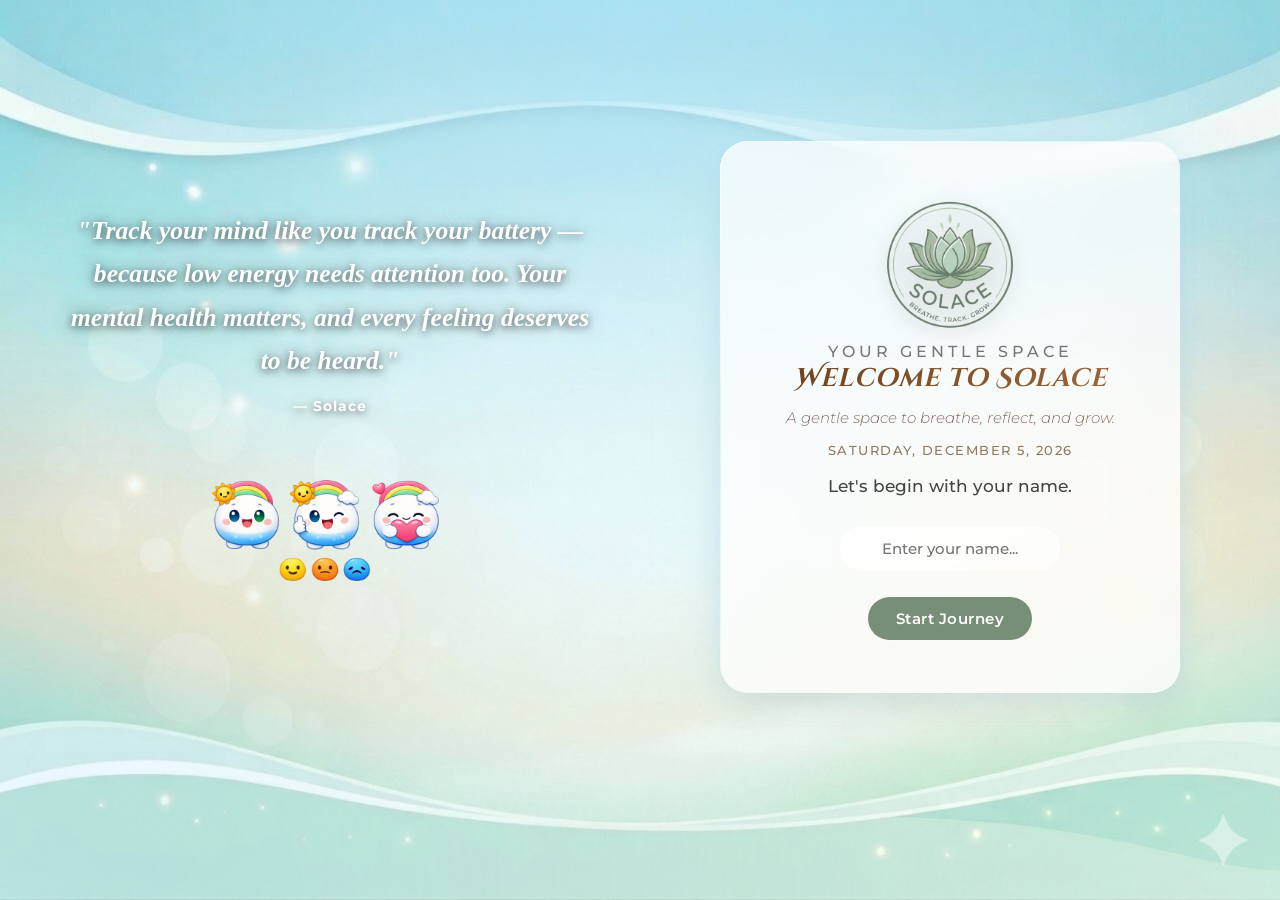
<file: index.html>
<!DOCTYPE html>
<html lang="en">
<head>
  <meta charset="UTF-8">
  <meta name="viewport" content="width=device-width, initial-scale=1.0, viewport-fit=cover">
  <title>Solace | Your Gentle Space</title>
  <link rel="stylesheet" href="https://fonts.googleapis.com/css2?family=Material+Symbols+Outlined:opsz,wght,FILL,GRAD@24,400,1,0" />
  <link rel="stylesheet" href="style.css">
  <style>
    .orb {
      position: fixed;
      border-radius: 50%;
      filter: blur(80px);
      opacity: 0.30;
      pointer-events: none;
      z-index: 0;
      animation: orbFloat linear infinite;
    }
    @keyframes orbFloat {
      0%   { transform: translate(0, 0) scale(1); opacity: 0.2; }
      25%  { transform: translate(40px, -30px) scale(1.08); opacity: 0.35; }
      50%  { transform: translate(-30px, 50px) scale(0.95); opacity: 0.08; }
      75%  { transform: translate(50px, 20px) scale(1.05); opacity: 0.28; }
      100% { transform: translate(0, 0) scale(1); opacity: 0.2; }
    }

    @media (max-width: 768px) {

      /* Let the body scroll freely on mobile */
      .landing-body {
        overflow-y: auto !important;
        height: auto !important;
        min-height: 100dvh !important;
        align-items: flex-start !important;
      }

      /* Stack columns, centre everything */
      .landing-layout {
        flex-direction: column !important;
        align-items: center !important;
        justify-content: flex-start !important;
        padding: 28px 20px 48px !important;
        gap: 20px !important;
        width: 100% !important;
        min-height: unset !important;
      }

      /* Hide the quote panel — too tall on mobile */
      .landing-left {
        display: none !important;
      }

      /* Card takes full width */
      .landing-right {
        width: 100% !important;
        flex: unset !important;
      }

      .glass-card {
        width: 100% !important;
        max-width: 100% !important;
        padding: 28px 22px 32px !important;
        box-sizing: border-box !important;
      }

      /* Bigger tap targets */
      .glass-card input[type="text"] {
        width: 100% !important;
        font-size: 1rem !important;
        padding: 13px 18px !important;
        box-sizing: border-box !important;
      }

      .start-btn {
        width: 100% !important;
        padding: 14px 0 !important;
        font-size: 0.95rem !important;
      }
    }
  </style>
</head>
<body class="landing-body">

  <div class="landing-layout">

    <!-- LEFT: Phrase only -->
    <div class="landing-left">
      <div class="landing-phrase">
        <h2>"Track your mind like you track your battery — because low energy needs attention too. Your mental health matters, and every feeling deserves to be heard."</h2>
        <p>— Solace</p>
        <img src="icon1.png" alt="Mood icons" style="width: min(280px, 80%); margin-top: 20px; display: block; margin-left: auto; margin-right: auto;">
      </div>
    </div>

    <!-- RIGHT: Glass card with logo inside -->
    <div class="landing-right">
      <div class="glass-card">
        <img src="logo.png" alt="Solace Logo" class="logo">
        <p class="tagline">YOUR GENTLE SPACE</p>
        <h2>Welcome to Solace</h2>
        <p class="description">A gentle space to breathe, reflect, and grow.</p>
        <p id="current-date" class="date-display"></p>
        <p class="question">Let's begin with your name.</p>
        <br>
        <input type="text" id="user-name-input" placeholder="Enter your name...">
        <br><br>
        <button class="start-btn" onclick="startJourney()">Start Journey</button>
      </div>
    </div>

  </div>

  <!-- Alert Modal -->
  <div id="nameAlertModal" style="display:none;position:fixed;inset:0;z-index:9999;background:rgba(0,0,0,0.3);backdrop-filter:blur(4px);justify-content:center;align-items:center;">
    <div style="background:rgba(255,255,255,0.95);border-radius:24px;padding:32px 28px;width:min(90%,340px);box-shadow:0 20px 40px rgba(0,0,0,0.12);text-align:center;">
      <div style="margin-bottom:12px;"><img src="icon7.png" style="width:60px;height:60px;object-fit:contain;"></div>
      <p style="font-family:'Playfair Display',serif;font-size:1.1rem;color:#2F3E2F;margin-bottom:6px;">What's your name?</p>
      <p style="font-family:'Montserrat',sans-serif;font-size:0.78rem;color:#aaa;margin-bottom:24px;">Please enter your name to begin your journey.</p>
      <button onclick="document.getElementById('nameAlertModal').style.display='none'" style="padding:10px 28px;border-radius:50px;border:none;background:linear-gradient(135deg,#778E77,#556B2F);color:white;font-family:'Montserrat',sans-serif;font-weight:600;cursor:pointer;font-size:0.88rem;">Got it!</button>
    </div>
  </div>

  <script>
    (function() {
      var el = document.getElementById('current-date');
      if (el) {
        el.innerText = new Date().toLocaleDateString('en-PH', {
          weekday: 'long', year: 'numeric', month: 'long', day: 'numeric'
        });
      }
    })();

    function startJourney() {
      var name = document.getElementById('user-name-input').value.trim();
      if (!name) {
        document.getElementById('nameAlertModal').style.display = 'flex';
        return;
      }
      localStorage.setItem('user_name', name);
      window.location.href = 'dashboard.html';
    }

    document.getElementById('user-name-input').addEventListener('keydown', function(e) {
      if (e.key === 'Enter') startJourney();
    });
  </script>

</body>
</html>
</file>
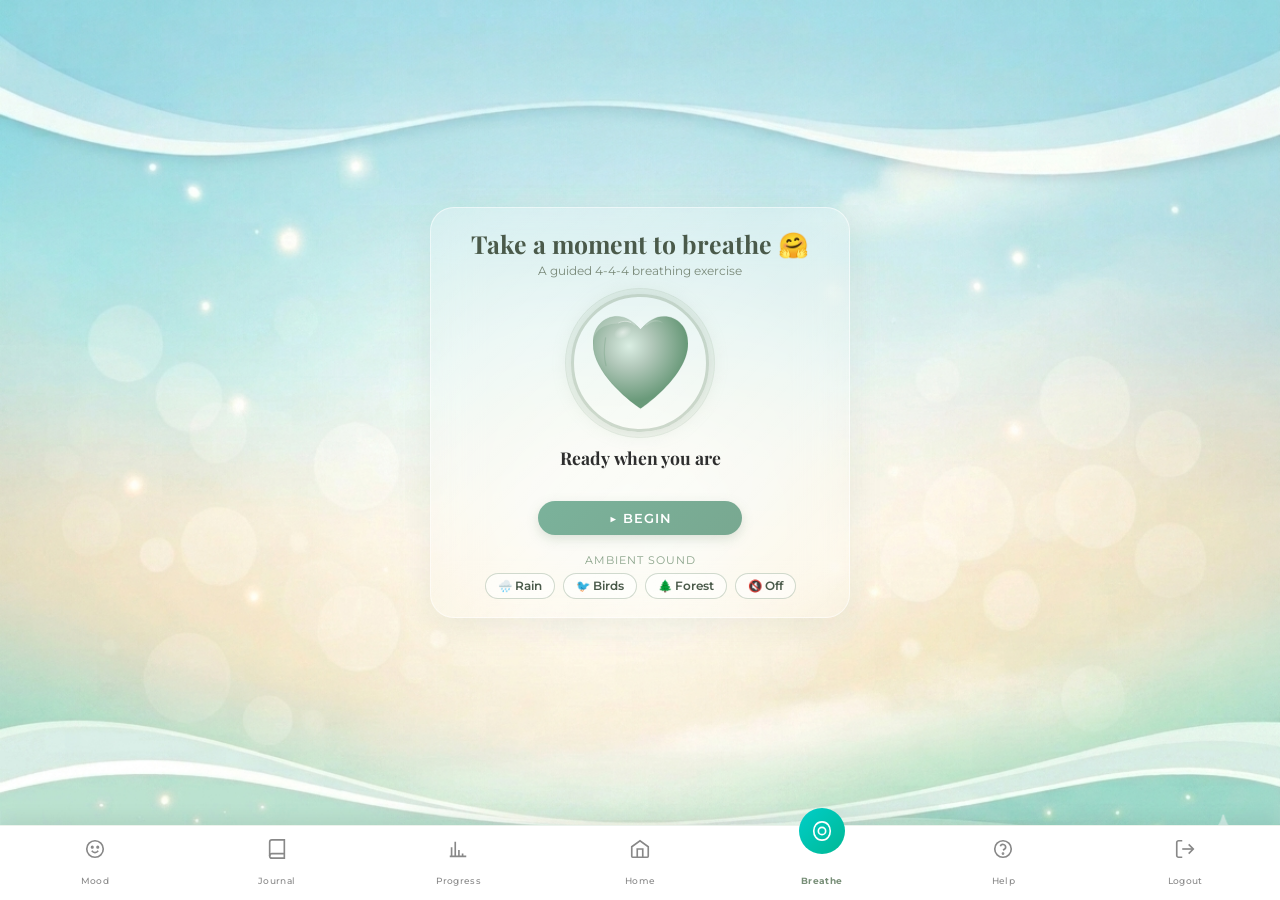
<file: breathe.html>
<!DOCTYPE html>
<html lang="en">
<head>
  <meta charset="UTF-8">
  <meta name="viewport" content="width=device-width, initial-scale=1.0, viewport-fit=cover">
  <title>Solace | Breathe</title>
  <link href="https://fonts.googleapis.com/css2?family=Playfair+Display:ital,wght@0,400;1,400&family=Montserrat:wght@400;500;600&display=swap" rel="stylesheet">
  <link rel="stylesheet" href="style.css">
  <link rel="stylesheet" href="bottomnav.css">
  <style>
    * { margin: 0; padding: 0; box-sizing: border-box; }

    .breathe-page-body {
      background-image: url('BG5.png');
      background-attachment: fixed;
      background-repeat: no-repeat;
      background-size: 100% 100%;
      background-position: center;

      height: 100vh;
      max-height: 100vh;
      overflow: hidden;

      display: flex;
      align-items: center;
      justify-content: center;

      /* push centre point up slightly to account for bottom nav */
      padding-bottom: var(--nav-height, 70px);
    }

    .breathing-card {
      background: linear-gradient(135deg, rgba(255,255,255,0.25), rgba(255,255,255,0.12));
      backdrop-filter: blur(24px);
      -webkit-backdrop-filter: blur(24px);
      border: 1px solid rgba(255,255,255,0.55);
      border-radius: 24px;
      box-shadow: 0 8px 32px rgba(138,163,138,0.15);

      width: min(90%, 420px);
      padding: 20px 24px 18px;

      display: flex;
      flex-direction: column;
      align-items: center;
      text-align: center;
      gap: 0;
    }

    /* Title lives inside the card now */
    .breathe-header {
      margin-bottom: 10px;
    }
    .breathe-header h1 {
      font-family: 'Playfair Display', serif;
      font-size: clamp(1.15rem, 2.8vw, 1.55rem);
      color: #4a5a4a;
      line-height: 1.25;
      margin-bottom: 3px;
    }
    .breathe-header p {
      font-family: 'Montserrat', sans-serif;
      font-size: 0.78rem;
      color: #7a8a7a;
    }

    .heart-wrapper {
      position: relative;
      width: 150px;
      height: 150px;
      display: flex;
      align-items: center;
      justify-content: center;
      margin-bottom: 8px;
    }

    .breathing-ring {
      position: absolute;
      top: 50%; left: 50%;
      transform: translate(-50%,-50%) scale(1);
      width: 138px; height: 138px;
      border-radius: 50%;
      border: 3px solid rgba(138,163,138,0.4);
      box-shadow: 0 0 0 6px rgba(138,163,138,0.1), 0 0 20px rgba(138,163,138,0.2);
      transition: transform 4s ease-in-out, border-color 4s ease-in-out, box-shadow 4s ease-in-out;
      pointer-events: none;
    }

    .breathing-ring-2 {
      position: absolute;
      top: 50%; left: 50%;
      transform: translate(-50%,-50%) scale(1);
      width: 150px; height: 150px;
      border-radius: 50%;
      border: 1.5px solid rgba(138,163,138,0.2);
      transition: transform 4s ease-in-out, opacity 4s ease-in-out;
      pointer-events: none;
      opacity: 0.5;
    }

    .ring-inhale   { transform: translate(-50%,-50%) scale(1.35) !important; border-color: rgba(85,239,196,0.7) !important; box-shadow: 0 0 0 8px rgba(85,239,196,0.1), 0 0 35px rgba(85,239,196,0.3) !important; }
    .ring-2-inhale { transform: translate(-50%,-50%) scale(1.55) !important; opacity: 0.15 !important; }
    .ring-hold     { transform: translate(-50%,-50%) scale(1.35) !important; border-color: rgba(116,185,255,0.7) !important; box-shadow: 0 0 0 8px rgba(116,185,255,0.1), 0 0 35px rgba(116,185,255,0.3) !important; }
    .ring-2-hold   { transform: translate(-50%,-50%) scale(1.55) !important; opacity: 0.15 !important; }
    .ring-exhale   { transform: translate(-50%,-50%) scale(1) !important; border-color: rgba(138,163,138,0.4) !important; box-shadow: 0 0 0 6px rgba(138,163,138,0.1), 0 0 20px rgba(138,163,138,0.2) !important; }
    .ring-2-exhale { transform: translate(-50%,-50%) scale(1) !important; opacity: 0.5 !important; }

    .heart-animate {
      position: relative;
      z-index: 2;
      width: 95px; height: 95px;
      display: flex;
      justify-content: center;
      align-items: center;
      transform-origin: 50% 50%;
    }

    #instruction-text {
      font-family: 'Playfair Display', serif;
      font-size: clamp(0.95rem, 2.5vw, 1.1rem);
      color: #2e2e2e;
      margin: 0 0 2px 0;
      min-height: 22px;
      transition: color 1s ease;
    }
    .phase-inhale { color: #00B894; }
    .phase-hold   { color: #0984E3; }
    .phase-exhale { color: #8AA38A; }

    .countdown {
      font-family: 'Montserrat', sans-serif;
      font-size: 0.95rem;
      font-weight: 700;
      color: #8AA38A;
      letter-spacing: 2px;
      min-height: 20px;
      margin-bottom: 2px;
      transition: color 1s ease;
    }

    .begin-btn {
      font-family: 'Montserrat', sans-serif;
      font-size: 0.82rem;
      font-weight: 600;
      color: #fff;
      background-color: #8AA38A;
      border: none;
      border-radius: 50px;
      padding: 9px 28px;
      letter-spacing: 1px;
      text-transform: uppercase;
      cursor: pointer;
      margin-top: 8px;
      transition: all 0.25s ease;
      box-shadow: 0 4px 12px rgba(138,163,138,0.3);
    }
    .begin-btn:hover {
      background-color: #6a8a6a;
      transform: translateY(-2px);
      box-shadow: 0 6px 16px rgba(138,163,138,0.4);
    }

    .sound-label {
      font-family: 'Montserrat', sans-serif;
      font-size: 0.68rem;
      color: #8AA38A;
      text-transform: uppercase;
      letter-spacing: 1px;
      margin: 10px 0 5px;
    }

    .sound-controls {
      display: flex;
      gap: 7px;
      justify-content: center;
      flex-wrap: wrap;
    }

    .sound-btn {
      display: flex;
      align-items: center;
      gap: 5px;
      padding: 5px 12px;
      border-radius: 50px;
      border: 1.5px solid rgba(138,163,138,0.4);
      background: rgba(255,255,255,0.5);
      backdrop-filter: blur(8px);
      font-family: 'Montserrat', sans-serif;
      font-size: 0.72rem;
      font-weight: 600;
      color: #4a5a4a;
      cursor: pointer;
      transition: all 0.3s ease;
    }
    .sound-btn:hover  { background: rgba(138,163,138,0.15); border-color: #8AA38A; }
    .sound-btn.active { background: rgba(138,163,138,0.25); border-color: #8AA38A; color: #2F3E2F; box-shadow: 0 3px 10px rgba(138,163,138,0.3); }
  </style>
</head>
<body class="breathe-page-body">

  <main class="breathing-card">

    <!-- Title now inside the card -->
    <div class="breathe-header">
      <h1>Take a moment to breathe 🤗</h1>
      <p>A guided 4-4-4 breathing exercise</p>
    </div>

    <div class="heart-wrapper">
      <div class="breathing-ring-2" id="breathingRing2"></div>
      <div class="breathing-ring"   id="breathingRing"></div>
      <div id="breathingHeart" class="heart-animate">
        <svg class="heart-svg" viewBox="48 30 204 198" xmlns="http://www.w3.org/2000/svg" style="width:100%;height:100%;display:block;">
          <defs>
            <radialGradient id="heartGrad" cx="38%" cy="32%" r="60%">
              <stop offset="0%"   stop-color="#daeee3"/>
              <stop offset="40%"  stop-color="#B2C8BA"/>
              <stop offset="100%" stop-color="#6a9a7a"/>
            </radialGradient>
            <radialGradient id="shineGrad" cx="50%" cy="50%" r="50%">
              <stop offset="0%"   stop-color="white" stop-opacity="0.7"/>
              <stop offset="100%" stop-color="white" stop-opacity="0"/>
            </radialGradient>
          </defs>
          <path d="M150,228 C150,228 48,160 48,88 C48,53 70,30 100,30 C118,30 134,40 150,58 C166,40 182,30 200,30 C230,30 252,53 252,88 C252,160 150,228 150,228 Z" fill="url(#heartGrad)"/>
          <path d="M150,228 C150,228 48,160 48,88 C48,53 70,30 100,30 C118,30 134,40 150,58 C166,40 182,30 200,30 C230,30 252,53 252,88 C252,160 150,228 150,228 Z" fill="none" stroke="#5a8a6a" stroke-width="1" opacity="0.4"/>
          <path d="M100,45 C112,38 126,40 138,50 C143,44 147,39 150,36 C153,39 157,44 162,50 C174,40 188,38 200,45 C182,30 166,40 150,58 C134,40 118,30 100,30 C70,30 48,53 48,88 C48,66 65,46 100,45 Z" fill="white" opacity="0.18"/>
          <ellipse cx="112" cy="64" rx="20" ry="13" fill="url(#shineGrad)" opacity="0.7" transform="rotate(-25,112,64)"/>
          <path d="M75,76 C72,93 70,113 76,136" fill="none" stroke="#6a9a7a" stroke-width="2.5" stroke-linecap="round" opacity="0.3"/>
          <path d="M103,44 C111,40 120,39 129,43" fill="none" stroke="white" stroke-width="2" stroke-linecap="round" opacity="0.45"/>
        </svg>
      </div>
    </div>

    <h2 id="instruction-text">Ready when you are</h2>
    <p class="countdown" id="countdownText"></p>
    <button id="startBreathe" class="begin-btn">▶ Begin</button>

    <p class="sound-label">Ambient Sound</p>
    <div class="sound-controls">
      <button class="sound-btn" id="btnRain"   onclick="toggleSound('rain')">🌧️ Rain</button>
      <button class="sound-btn" id="btnBirds"  onclick="toggleSound('birds')">🐦 Birds</button>
      <button class="sound-btn" id="btnForest" onclick="toggleSound('forest')">🌲 Forest</button>
      <button class="sound-btn" id="btnOff"    onclick="toggleSound('off')">🔇 Off</button>
    </div>

  </main>

  <script>
    const heart     = document.getElementById('breathingHeart');
    const ring      = document.getElementById('breathingRing');
    const ring2     = document.getElementById('breathingRing2');
    const btn       = document.getElementById('startBreathe');
    const text      = document.getElementById('instruction-text');
    const countdown = document.getElementById('countdownText');

    const phases = [
      { label:'Inhale...', duration:4000, seconds:4, ringClass:'ring-inhale', ring2Class:'ring-2-inhale', textClass:'phase-inhale' },
      { label:'Hold...',   duration:4000, seconds:4, ringClass:'ring-hold',   ring2Class:'ring-2-hold',   textClass:'phase-hold'   },
      { label:'Exhale...', duration:4000, seconds:4, ringClass:'ring-exhale', ring2Class:'ring-2-exhale', textClass:'phase-exhale' },
    ];

    let running=false, phaseIndex=0, timer=null, countTimer=null;

    function clearRingClasses() {
      ring.classList.remove('ring-inhale','ring-hold','ring-exhale');
      ring2.classList.remove('ring-2-inhale','ring-2-hold','ring-2-exhale');
      text.classList.remove('phase-inhale','phase-hold','phase-exhale');
    }

    function startCountdown(seconds) {
      let s = seconds;
      countdown.textContent = s;
      clearInterval(countTimer);
      countTimer = setInterval(() => {
        s--;
        if (s <= 0) { clearInterval(countTimer); countdown.textContent = ''; }
        else countdown.textContent = s;
      }, 1000);
    }

    function runPhase() {
      const phase = phases[phaseIndex];
      clearRingClasses();
      setTimeout(() => {
        ring.classList.add(phase.ringClass);
        ring2.classList.add(phase.ring2Class);
      }, 50);
      text.textContent = phase.label;
      text.classList.add(phase.textClass);
      startCountdown(phase.seconds);
      clearTimeout(timer);
      timer = setTimeout(() => {
        phaseIndex = (phaseIndex + 1) % phases.length;
        runPhase();
      }, phase.duration);
    }

    btn.addEventListener('click', () => {
      if (!running) {
        running = true;
        btn.textContent = '■ Stop';
        heart.classList.add('heart-active');
        phaseIndex = 0;
        runPhase();
      } else {
        running = false;
        btn.textContent = '▶ Begin';
        heart.classList.remove('heart-active');
        clearRingClasses();
        text.textContent = 'Ready when you are';
        text.className = '';
        countdown.textContent = '';
        clearTimeout(timer);
        clearInterval(countTimer);
      }
    });

    let audioCtx=null, soundNode=null, currentSound='off';

    function getAudioCtx() {
      if (!audioCtx) audioCtx = new (window.AudioContext || window.webkitAudioContext)();
      return audioCtx;
    }
    function stopSound() {
      if (soundNode) { try { soundNode.stop(); } catch(e) {} soundNode = null; }
    }
    function playRain() {
      const ctx=getAudioCtx(), bufferSize=4096;
      const node=ctx.createScriptProcessor(bufferSize,1,1);
      node.onaudioprocess=(e)=>{ const o=e.outputBuffer.getChannelData(0); for(let i=0;i<bufferSize;i++) o[i]=(Math.random()*2-1)*0.08; };
      const f=ctx.createBiquadFilter(); f.type='lowpass'; f.frequency.value=800;
      node.connect(f); f.connect(ctx.destination);
      node.start=()=>{}; node.stop=()=>{ node.disconnect(); f.disconnect(); };
      return node;
    }
    function playBirds() {
      const audio=new Audio('playBirds.mp3'); audio.loop=true; audio.volume=0.5;
      audio.play().catch(e=>console.log('Birds:',e));
      audio.stop=()=>{ audio.pause(); audio.currentTime=0; };
      return audio;
    }
    function playForest() {
      const ctx=getAudioCtx(), bufferSize=4096;
      const node=ctx.createScriptProcessor(bufferSize,1,1);
      let lastOut=0;
      node.onaudioprocess=(e)=>{ const o=e.outputBuffer.getChannelData(0); for(let i=0;i<bufferSize;i++){ const w=Math.random()*2-1; lastOut=(lastOut+0.02*w)/1.02; o[i]=lastOut*3.5*0.15; } };
      const f=ctx.createBiquadFilter(); f.type='bandpass'; f.frequency.value=400; f.Q.value=0.5;
      node.connect(f); f.connect(ctx.destination);
      node.start=()=>{}; node.stop=()=>{ node.disconnect(); f.disconnect(); };
      return node;
    }
    function toggleSound(type) {
      document.querySelectorAll('.sound-btn').forEach(b=>b.classList.remove('active'));
      document.getElementById('btn'+type.charAt(0).toUpperCase()+type.slice(1))?.classList.add('active');
      stopSound(); currentSound=type;
      if(type==='rain')   soundNode=playRain();
      if(type==='birds')  soundNode=playBirds();
      if(type==='forest') soundNode=playForest();
    }
  </script>

  <script src="script.js"></script>
</body>
</html>
</file>
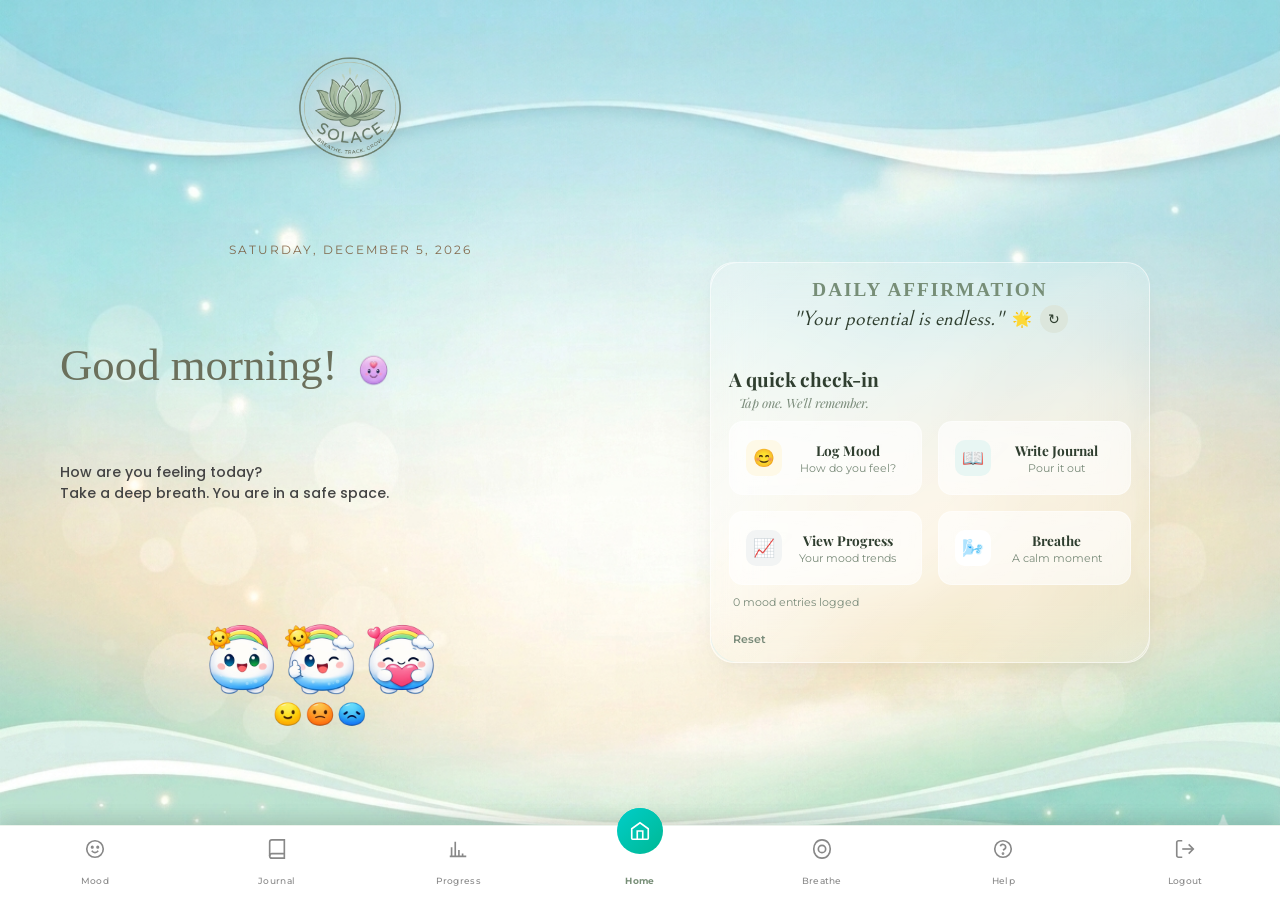
<file: dashboard.html>
<!DOCTYPE html>
<html lang="en">
<head>
  <meta charset="UTF-8">
  <meta name="viewport" content="width=device-width, initial-scale=1.0, viewport-fit=cover">
  <title>Solace | Dashboard</title>
<link href="https://fonts.googleapis.com/css2?family=Great+Vibes&display=swap" rel="stylesheet">
  <link rel="stylesheet" href="style.css">
  
</head>
<body class="dashboard-body">

  <img src="logo.png" alt="Solace Logo" class="logo logo-dashboard">
  <p id="dashboard-date" class="date-text"></p>
  <h2 id="welcome-msg" class="greeting-text"></h2>
  <p class="description">How are you feeling today? <br> Take a deep breath. You are in a safe space.</p>

  <img src="icon1.png" alt="Mood Characters" class="dashboard-mascot">


  <div class="glass-card">

    <!-- Affirmation -->
    <div class="affirmation-container">
      <span class="affirmation-label">Daily Affirmation</span>
      <div class="affirmation-row">
        <p id="affirmation-quote">"Your potential is endless."</p>
        <span>🌟</span>
        <button class="refresh-icon-btn" onclick="refreshAffirmation()" title="New affirmation">↻</button>
      </div>
    </div>

    <br>

    <!-- Quick check-in -->
    <div class="check-in-section">
      <div class="check-in-header">
        <div class="check-in-titles">
          <h3>A quick check-in</h3>
          <p>Tap one. We'll remember.</p>
        </div>
      </div>

      <div class="dashboard-grid">
        <a href="mood-screen.html" class="stat-card">
          <div class="card-icon icon-yellow">😊</div>
          <div class="card-content">
            <h3>Log Mood</h3>
            <p>How do you feel?</p>
          </div>
          
        </a>

        <a href="journal.html" class="stat-card">
          <div class="card-icon icon-green">📖</div>
          <div class="card-content">
            <h3>Write Journal</h3>
            <p>Pour it out</p>
          </div>
        
        </a>

        <a href="progress.html" class="stat-card">
          <div class="card-icon icon-grey">📈</div>
          <div class="card-content">
            <h3>View Progress</h3>
            <p>Your mood trends</p>
          </div>
         
        </a>

        <a href="breathe.html" class="stat-card">
          <div class="card-icon icon-white">🌬️</div>
          <div class="card-content">
            <h3>Breathe</h3>
            <p>A calm moment</p>
          </div>
         
        </a>
      </div>

      <!-- Footer -->
      <div class="dashboard-footer">
  <p id="entryCounter">0 mood entries logged</p>
  <br>
  <button id="resetBtn" class="reset-link">Reset</button>
</div>
    </div>

  </div>



  <script>
    // Dashboard init
    (function() {
      const dateEl = document.getElementById('dashboard-date');
      const welcomeEl = document.getElementById('welcome-msg');
      const now = new Date();
      const hour = now.getHours();

      dateEl.innerText = now.toLocaleDateString('en-PH', {
        weekday: 'long', month: 'long', day: 'numeric', year: 'numeric'
      });

      let greeting = hour < 12 ? 'Good morning' : hour < 18 ? 'Good afternoon' : 'Good evening';
      const name = localStorage.getItem('user_name');
     welcomeEl.innerHTML = name ? `${greeting}, ${name}! <img src="icon8.png" style="width:40px;height:40px;vertical-align:middle;margin-left:4px;">` : `${greeting}! <img src="icon8.png" style="width:40px;height:40px;vertical-align:middle;margin-left:4px;">`;

      // Entry counter
      const count = localStorage.getItem('moodCount') || 0;
      const counterEl = document.getElementById('entryCounter');
      if (counterEl) counterEl.innerText = `${count} mood entries logged`;

      // Reset button
      document.getElementById('resetBtn').addEventListener('click', () => {
        if (confirm('Reset all mood entries?')) {
          localStorage.setItem('moodCount', 0);
          localStorage.removeItem('moodHistory');
          location.reload();
        }
      });
    })();

    // Affirmations
    const affirmations = [
      "Your potential is endless.",
      "You are enough, just as you are.",
      "Every day is a fresh start.",
      "You are worthy of love and kindness.",
      "Small steps still move you forward.",
      "You are braver than you believe.",
      "It's okay to take things one day at a time.",
      "Breathe. You are in a safe space.",
      "Progress, not perfection.",
      "Your feelings are valid."
    ];

    function refreshAffirmation() {
      const el = document.getElementById('affirmation-quote');
      const current = el.innerText.replace(/"/g, '');
      const pool = affirmations.filter(a => a !== current);
      const next = pool[Math.floor(Math.random() * pool.length)];
      el.innerText = `"${next}"`;
    }
  </script>
<script src="script.js"></script> 

  <!-- remove this line near the bubble script -->
  <!-- <script src="script.js"></script>  ← DELETE this one -->

  <script>
   /* function makeBubble() {
      const b = document.createElement('div');
      b.className = 'bubble';
      const size = Math.random() * 60 + 15;
      const duration = Math.random() * 12 + 8;
      const colorDur = Math.random() * 8 + 6;
      b.style.width = size + 'px';
      b.style.height = size + 'px';
      b.style.left = (Math.random() * 100) + '%';
      b.style.bottom = '-' + size + 'px';
      b.style.animationDuration = duration + 's, ' + colorDur + 's';
      b.style.animationDelay = (Math.random() * 3) + 's, 0s';
      document.body.appendChild(b);
      setTimeout(() => b.remove(), (duration + 4) * 1000);
    }
    for (let i = 0; i < 15; i++) setTimeout(makeBubble, i * 400);
    setInterval(makeBubble, 1200);
  </script>

  <script src="script.js"></script>  <!-- ← keep only this one, at the very end -->

</body>
</html>
</file>
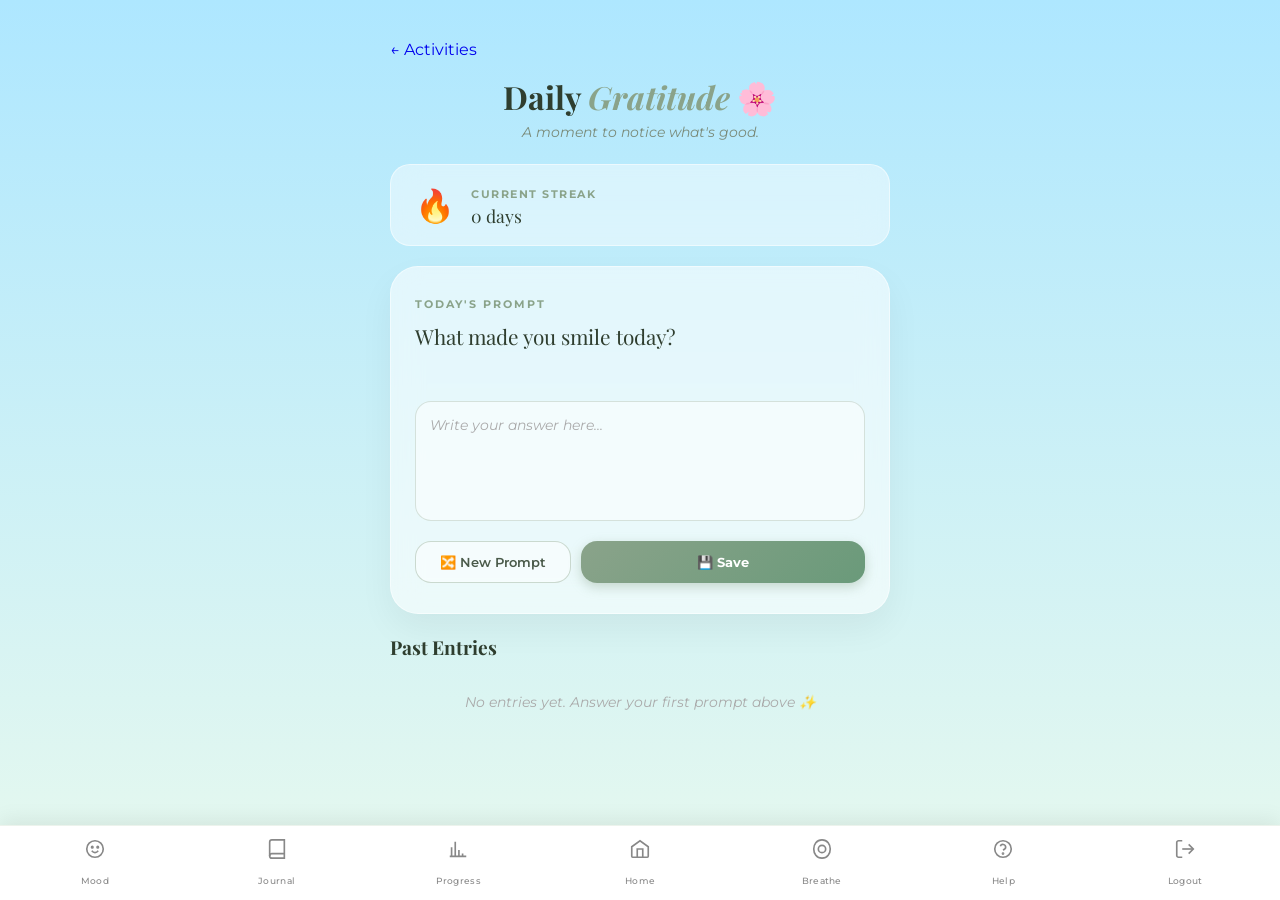
<file: Gratitude.html>
<!DOCTYPE html>
<html lang="en">
<head>
  <meta charset="UTF-8">
  <meta name="viewport" content="width=device-width, initial-scale=1.0, viewport-fit=cover">
  <title>Solace | Gratitude</title>
  <link href="https://fonts.googleapis.com/css2?family=Playfair+Display:ital,wght@0,400;0,600;1,400&family=Montserrat:wght@300;400;500;600;700&display=swap" rel="stylesheet">
  <link rel="stylesheet" href="style.css">
  <link rel="stylesheet" href="bottomnav.css">
  <style>
    .gratitude-body {
      min-height: 100vh;
      background: linear-gradient(180deg, #AEE7FF 0%, #E8F9EE 100%);
      background-attachment: fixed;
      display: flex;
      flex-direction: column;
      align-items: center;
      padding: 40px 20px 100px;
    }

    .gratitude-header {
      text-align: center;
      margin-bottom: 24px;
    }

    .gratitude-header h1 {
      font-family: 'Playfair Display', serif;
      font-size: 2rem;
      color: #2F3E2F;
      margin-bottom: 6px;
    }

    .gratitude-header h1 span {
      font-style: italic;
      color: #8AA38A;
    }

    .gratitude-header p {
      font-family: 'Montserrat', sans-serif;
      font-size: 0.85rem;
      color: #7A8B7A;
      font-style: italic;
    }

    .prompt-card {
      width: 100%;
      max-width: 500px;
      background: rgba(255,255,255,0.55);
      backdrop-filter: blur(15px);
      -webkit-backdrop-filter: blur(15px);
      border-radius: 28px;
      border: 1px solid rgba(255,255,255,0.5);
      box-shadow: 0 15px 35px rgba(0,0,0,0.05);
      padding: 30px 24px;
      margin-bottom: 20px;
    }

    .prompt-label {
      font-family: 'Montserrat', sans-serif;
      font-size: 0.7rem;
      font-weight: 700;
      color: #8AA38A;
      letter-spacing: 2px;
      text-transform: uppercase;
      margin-bottom: 10px;
      display: block;
    }

    .prompt-text {
      font-family: 'Playfair Display', serif;
      font-size: 1.3rem;
      color: #2F3E2F;
      line-height: 1.5;
      margin-bottom: 20px;
      min-height: 60px;
    }

    .prompt-textarea {
      width: 100%;
      min-height: 120px;
      border-radius: 16px;
      border: 1.5px solid rgba(138,163,138,0.3);
      background: rgba(255,255,255,0.5);
      padding: 14px;
      font-family: 'Montserrat', sans-serif;
      font-size: 0.9rem;
      color: #2F3E2F;
      outline: none;
      resize: none;
      transition: border 0.3s ease;
    }

    .prompt-textarea:focus {
      border-color: #8AA38A;
      background: rgba(255,255,255,0.8);
    }

    .prompt-textarea::placeholder {
      color: #aaa;
      font-style: italic;
    }

    .btn-row {
      display: flex;
      gap: 10px;
      margin-top: 16px;
    }

    .new-prompt-btn {
      flex: 1;
      padding: 12px;
      border-radius: 16px;
      border: 1.5px solid rgba(138,163,138,0.4);
      background: rgba(255,255,255,0.5);
      font-family: 'Montserrat', sans-serif;
      font-size: 0.82rem;
      font-weight: 600;
      color: #4a5a4a;
      cursor: pointer;
      transition: all 0.3s ease;
    }

    .new-prompt-btn:hover {
      background: rgba(138,163,138,0.15);
      border-color: #8AA38A;
    }

    .save-gratitude-btn {
      flex: 2;
      padding: 12px;
      border-radius: 16px;
      border: none;
      background: linear-gradient(135deg, #8AA38A, #6a9a7a);
      font-family: 'Montserrat', sans-serif;
      font-size: 0.82rem;
      font-weight: 700;
      color: white;
      cursor: pointer;
      transition: all 0.3s ease;
      box-shadow: 0 4px 12px rgba(138,163,138,0.4);
    }

    .save-gratitude-btn:hover {
      transform: translateY(-2px);
      box-shadow: 0 6px 18px rgba(138,163,138,0.5);
    }

    /* Streak */
    .streak-card {
      width: 100%;
      max-width: 500px;
      background: rgba(255,255,255,0.45);
      backdrop-filter: blur(15px);
      border-radius: 20px;
      border: 1px solid rgba(255,255,255,0.5);
      padding: 18px 24px;
      display: flex;
      align-items: center;
      gap: 16px;
      margin-bottom: 20px;
    }

    .streak-emoji {
      font-size: 2rem;
    }

    .streak-info label {
      font-family: 'Montserrat', sans-serif;
      font-size: 0.7rem;
      font-weight: 700;
      color: #8AA38A;
      letter-spacing: 1.5px;
      text-transform: uppercase;
    }

    .streak-info p {
      font-family: 'Playfair Display', serif;
      font-size: 1.1rem;
      color: #2F3E2F;
      margin: 2px 0 0;
    }

    /* Past entries */
    .entries-section {
      width: 100%;
      max-width: 500px;
    }

    .entries-section h3 {
      font-family: 'Playfair Display', serif;
      font-size: 1.2rem;
      color: #2F3E2F;
      margin-bottom: 14px;
    }

    .gratitude-entry-card {
      background: rgba(255,255,255,0.55);
      backdrop-filter: blur(10px);
      border-radius: 18px;
      border: 1px solid rgba(255,255,255,0.5);
      padding: 16px 18px;
      margin-bottom: 12px;
      box-shadow: 0 4px 12px rgba(0,0,0,0.04);
    }

    .gratitude-entry-card .entry-date {
      font-family: 'Montserrat', sans-serif;
      font-size: 0.72rem;
      color: #aaa;
      margin-bottom: 6px;
      display: block;
    }

    .gratitude-entry-card .entry-prompt {
      font-family: 'Playfair Display', serif;
      font-size: 0.9rem;
      color: #8AA38A;
      font-style: italic;
      margin-bottom: 6px;
    }

    .gratitude-entry-card .entry-answer {
      font-family: 'Montserrat', sans-serif;
      font-size: 0.85rem;
      color: #444;
      line-height: 1.6;
    }

    .delete-gratitude-btn {
      background: none;
      border: none;
      cursor: pointer;
      font-size: 14px;
      opacity: 0.5;
      float: right;
      transition: opacity 0.2s;
    }

    .delete-gratitude-btn:hover { opacity: 1; }

    .empty-msg {
      text-align: center;
      font-family: 'Montserrat', sans-serif;
      font-size: 0.85rem;
      color: #aaa;
      font-style: italic;
      padding: 20px 0;
    }

    /* Toast */
    .toast {
      position: fixed;
      bottom: 90px;
      left: 50%;
      transform: translateX(-50%) translateY(20px);
      background: #2F3E2F;
      color: white;
      padding: 12px 24px;
      border-radius: 50px;
      font-family: 'Montserrat', sans-serif;
      font-size: 0.82rem;
      font-weight: 600;
      opacity: 0;
      transition: all 0.4s ease;
      z-index: 9999;
      white-space: nowrap;
    }

    .toast.show {
      opacity: 1;
      transform: translateX(-50%) translateY(0);
    }
  </style>
</head>
<body class="gratitude-body">

  <div style="width:100%;max-width:500px;margin-bottom:16px;">
    <a href="activities.html" class="back-link-journal">
      <span class="back-arrow">←</span> Activities
    </a>
  </div>

  <div class="gratitude-header">
    <h1>Daily <span>Gratitude</span> 🌸</h1>
    <p>A moment to notice what's good.</p>
  </div>

  <!-- Streak -->
  <div class="streak-card">
    <div class="streak-emoji">🔥</div>
    <div class="streak-info">
      <label>Current Streak</label>
      <p id="streakText">0 days</p>
    </div>
  </div>

  <!-- Prompt Card -->
  <div class="prompt-card">
    <span class="prompt-label">Today's Prompt</span>
    <p class="prompt-text" id="promptText"></p>
    <textarea class="prompt-textarea" id="gratitudeInput"
      placeholder="Write your answer here..."></textarea>
    <div class="btn-row">
      <button class="new-prompt-btn" onclick="newPrompt()">🔀 New Prompt</button>
      <button class="save-gratitude-btn" onclick="saveEntry()">💾 Save</button>
    </div>
  </div>

  <!-- Past Entries -->
  <div class="entries-section">
    <h3>Past Entries</h3>
    <div id="gratitudeList"></div>
  </div>

  <!-- Toast -->
  <div class="toast" id="toast"></div>

  <script>
    const prompts = [
      "What made you smile today?",
      "Name three things you're grateful for right now.",
      "Who in your life are you most thankful for, and why?",
      "What's a small moment from today that brought you joy?",
      "What's something about your body you're grateful for?",
      "What challenge are you grateful for because it helped you grow?",
      "What's a place that makes you feel at peace?",
      "What's something you often take for granted?",
      "What's a skill or talent you're proud of?",
      "What made today better than yesterday?",
      "What's a memory that always makes you happy?",
      "What's something beautiful you noticed today?",
      "Who has been kind to you recently?",
      "What's one thing you love about where you live?",
      "What simple pleasure are you grateful for today?",
      "What's something you're looking forward to?",
      "What's a lesson you learned recently that you're grateful for?",
      "What's one thing that went right today?",
      "What do you love most about yourself today?",
      "What's a gift in your life you didn't ask for but are glad you have?"
    ];

    let currentPrompt = '';

    function newPrompt() {
      const pool = prompts.filter(p => p !== currentPrompt);
      currentPrompt = pool[Math.floor(Math.random() * pool.length)];
      const el = document.getElementById('promptText');
      el.style.opacity = 0;
      setTimeout(() => {
        el.textContent = currentPrompt;
        el.style.transition = 'opacity 0.4s ease';
        el.style.opacity = 1;
      }, 200);
    }

    function showToast(msg) {
      const t = document.getElementById('toast');
      t.textContent = msg;
      t.classList.add('show');
      setTimeout(() => t.classList.remove('show'), 2500);
    }

    function saveEntry() {
      const answer = document.getElementById('gratitudeInput').value.trim();
      if (!answer) { showToast('Write something first 🌸'); return; }

      let entries = JSON.parse(localStorage.getItem('gratitudeEntries')) || [];
      entries.unshift({
        prompt: currentPrompt,
        answer,
        date: new Date().toISOString()
      });
      localStorage.setItem('gratitudeEntries', JSON.stringify(entries));
      localStorage.setItem('gratitudeLastDate', new Date().toDateString());

      document.getElementById('gratitudeInput').value = '';
      updateStreak();
      renderEntries();
      showToast('Saved! 🌸 Keep going.');
      newPrompt();
    }

    function updateStreak() {
      let entries = JSON.parse(localStorage.getItem('gratitudeEntries')) || [];
      if (entries.length === 0) {
        document.getElementById('streakText').textContent = '0 days';
        return;
      }

      // Count consecutive days
      const dates = [...new Set(entries.map(e =>
        new Date(e.date).toDateString()
      ))].sort((a, b) => new Date(b) - new Date(a));

      let streak = 1;
      for (let i = 1; i < dates.length; i++) {
        const diff = (new Date(dates[i-1]) - new Date(dates[i])) / (1000*60*60*24);
        if (diff === 1) streak++;
        else break;
      }

      document.getElementById('streakText').textContent =
        streak === 1 ? '1 day 🌱' :
        streak < 7  ? `${streak} days 🌿` :
        streak < 14 ? `${streak} days 🌳` : `${streak} days 🏆`;
    }

    function renderEntries() {
      const entries = JSON.parse(localStorage.getItem('gratitudeEntries')) || [];
      const list = document.getElementById('gratitudeList');

      if (entries.length === 0) {
        list.innerHTML = '<p class="empty-msg">No entries yet. Answer your first prompt above ✨</p>';
        return;
      }

      list.innerHTML = entries.map((e, i) => `
        <div class="gratitude-entry-card">
          <button class="delete-gratitude-btn" onclick="deleteEntry(${i})">🗑️</button>
          <span class="entry-date">${new Date(e.date).toLocaleDateString('en-US', { dateStyle: 'medium' })}</span>
          <p class="entry-prompt">"${e.prompt}"</p>
          <p class="entry-answer">${e.answer}</p>
        </div>
      `).join('');
    }

    function deleteEntry(index) {
      if (confirm('Delete this entry?')) {
        let entries = JSON.parse(localStorage.getItem('gratitudeEntries')) || [];
        entries.splice(index, 1);
        localStorage.setItem('gratitudeEntries', JSON.stringify(entries));
        renderEntries();
        updateStreak();
      }
    }

    // Init
    newPrompt();
    updateStreak();
    renderEntries();
  </script>

  <script src="script.js"></script>
  <script>
    function makeBubble() {
      const b = document.createElement('div');
      b.className = 'bubble';
      const size = Math.random() * 60 + 15;
      const duration = Math.random() * 12 + 8;
      const colorDur = Math.random() * 8 + 6;
      b.style.width = size + 'px';
      b.style.height = size + 'px';
      b.style.left = (Math.random() * 100) + '%';
      b.style.bottom = '-' + size + 'px';
      b.style.animationDuration = duration + 's, ' + colorDur + 's';
      b.style.animationDelay = (Math.random() * 3) + 's, 0s';
      document.body.appendChild(b);
      setTimeout(() => b.remove(), (duration + 4) * 1000);
    }
    for (let i = 0; i < 15; i++) setTimeout(makeBubble, i * 400);
    setInterval(makeBubble, 1200);
  </script>
</body>
</html>
</file>
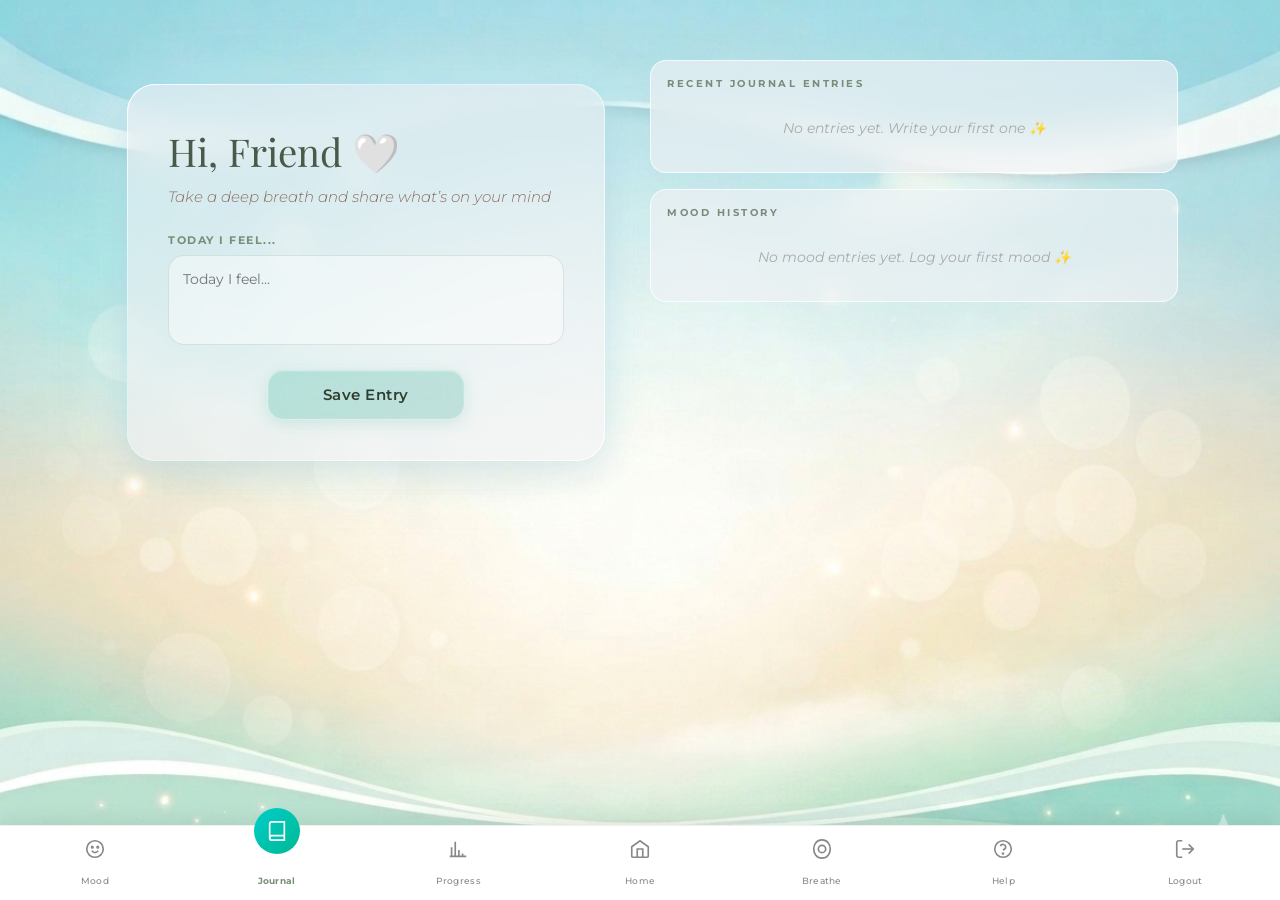
<file: journal.html>
<!DOCTYPE html>
<html lang="en">
<head>
  <meta charset="UTF-8">
  <meta name="viewport" content="width=device-width, initial-scale=1.0, viewport-fit=cover">
  <title>Solace | Journal</title>
  <link href="https://fonts.googleapis.com/css2?family=Playfair+Display:ital,wght@0,400;0,600;1,400;1,600&family=Montserrat:wght@300;400;500;600;700&display=swap" rel="stylesheet">
  <link rel="stylesheet" href="style.css">
  <link rel="stylesheet" href="bottomnav.css">
  <style>
    .entry-collapsed {
      display: flex;
      align-items: center;
      gap: 8px;
      width: 100%;
      cursor: pointer;
    }
    .entry-snippet {
      font-size: 0.75rem;
      color: #aaa;
      flex: 1;
      overflow: hidden;
      white-space: nowrap;
      text-overflow: ellipsis;
    }
    .entry-mood-badge {
      font-family: 'Montserrat', sans-serif;
      font-size: 0.78rem;
      font-weight: 600;
      color: #555;
      margin-left: auto;
      flex-shrink: 0;
    }
    .chevron {
      font-size: 0.85rem;
      color: #bbb;
      transition: transform 0.3s ease;
      flex-shrink: 0;
      display: inline-block;
    }
    .entry-expanded-panel {
      max-height: 0;
      overflow: hidden;
      transition: max-height 0.4s ease;
    }
    .entry-expanded-inner {
      padding: 10px 0 4px;
      border-top: 1px solid rgba(0,0,0,0.06);
      margin-top: 8px;
    }
    .entry-expanded-date {
      font-size: 0.7rem;
      color: #aaa;
      margin-bottom: 6px;
    }
    .entry-expanded-text {
      font-size: 0.85rem;
      color: #444;
      line-height: 1.7;
    }
    .entry-expanded-actions {
      display: flex;
      gap: 8px;
      margin-top: 10px;
    }
    .btn-edit, .btn-delete {
      background: rgba(255,255,255,0.6);
      border: 1px solid rgba(0,0,0,0.08);
      border-radius: 20px;
      padding: 5px 14px;
      font-size: 0.75rem;
      cursor: pointer;
      font-family: 'Montserrat', sans-serif;
      transition: all 0.2s;
    }
    .btn-delete:hover { background: #fff0f0; }
    .btn-edit:hover { background: #f0f8f0; }
    .see-more-btn {
      background: none;
      border: none;
      color: #778E77;
      font-family: 'Montserrat', sans-serif;
      font-size: 0.78rem;
      font-weight: 600;
      cursor: pointer;
      padding: 8px 0;
      display: block;
      width: 100%;
      text-align: center;
    }
    .empty-state {
      color: #aaa;
      text-align: center;
      font-style: italic;
      padding: 20px 0;
      font-size: 0.85rem;
    }
    .entry-card {
      background: rgba(255,255,255,0.5);
      backdrop-filter: blur(12px);
      border: 1px solid rgba(255,255,255,0.7);
      border-radius: 14px;
      padding: 12px 16px;
      margin-bottom: 8px;
      cursor: pointer;
      transition: all 0.25s ease;
      user-select: none;
    }
    .entry-card:hover {
      background: rgba(255,255,255,0.7);
    }
  </style>
</head>
<body class="journal-body">

  <div class="journal-layout">

    <!-- LEFT: Write form -->
    <div class="progress-page-container">
      <div class="glass-card journal-card">
        <header class="journal-header">
         <h1 id="journal-greeting" style="font-family:'Playfair Display',serif;font-size:clamp(1.6rem,5vw,2.4rem);color:#4a5a4a;font-weight:400;font-style:normal;"></h1>
<p class="description">Take a deep breath and share what’s on your mind</p>
        </header>
        <div class="reflection-box">
          <label>Today I feel...</label>
          <textarea id="journal-input" placeholder="Today I feel..."></textarea>
        </div>
        <button class="save-btn" id="saveJournal">Save Entry</button>
      </div>
    </div>

    <!-- RIGHT: Entries -->
    <div class="journal-right">
      <div class="recent-entries-section">
        <h3>Recent Journal Entries</h3>
        <div id="entriesList"></div>
      </div>
      <div class="recent-entries-section">
        <h3>Mood History</h3>
        <div id="moodEntriesList"></div>
      </div>
    </div>

  </div>

  <!-- Delete Modal -->
  <div id="deleteModal" style="display:none;position:fixed;inset:0;z-index:9999;background:rgba(0,0,0,0.3);backdrop-filter:blur(4px);justify-content:center;align-items:center;">
    <div style="background:rgba(255,255,255,0.95);border-radius:24px;padding:32px 28px;width:min(90%,340px);box-shadow:0 20px 40px rgba(0,0,0,0.12);text-align:center;">
      <div style="font-size:2rem;margin-bottom:12px;">🗑️</div>
      <p style="font-family:'Playfair Display',serif;font-size:1.1rem;color:#2F3E2F;margin-bottom:6px;">Delete this entry?</p>
      <p style="font-family:'Montserrat',sans-serif;font-size:0.78rem;color:#aaa;margin-bottom:24px;">This action cannot be undone.</p>
      <div style="display:flex;gap:10px;justify-content:center;">
        <button id="cancelDelete" style="padding:10px 24px;border-radius:50px;border:none;background:#f5f5f5;color:#666;font-family:'Montserrat',sans-serif;font-weight:600;cursor:pointer;">Cancel</button>
        <button id="confirmDelete" style="padding:10px 24px;border-radius:50px;border:none;background:linear-gradient(135deg,#FF7675,#D63031);color:white;font-family:'Montserrat',sans-serif;font-weight:600;cursor:pointer;">Delete</button>
      </div>
    </div>
  </div>

  <script>
    var pendingDelete = null;
    var journalShowAll = false;
    var moodShowAll = false;
    var PREVIEW_LIMIT = 3;

    var moodEmojis = {
      Joyful: '🤩', Calm: '😌', Okay: '🙂',
      Meh: '😐', Sad: '😢', Angry: '😡', Anxious: '😰'
    };

    function toggleEntry(card) {
      var panel = card.querySelector('.entry-expanded-panel');
      var chevron = card.querySelector('.chevron');
      var isOpen = card.classList.contains('expanded');

      // Close all others
      document.querySelectorAll('.entry-card.expanded').forEach(function(c) {
        if (c !== card) {
          c.classList.remove('expanded');
          var p = c.querySelector('.entry-expanded-panel');
          var ch = c.querySelector('.chevron');
          if (p) p.style.maxHeight = '0px';
          if (ch) ch.style.transform = 'rotate(0deg)';
        }
      });

      if (isOpen) {
        card.classList.remove('expanded');
        if (panel) panel.style.maxHeight = '0px';
        if (chevron) chevron.style.transform = 'rotate(0deg)';
      } else {
        card.classList.add('expanded');
        if (panel) panel.style.maxHeight = '500px';
        if (chevron) chevron.style.transform = 'rotate(180deg)';
      }
    }

    function deleteEntry(index) {
      pendingDelete = { type: 'journal', index: index };
      document.getElementById('deleteModal').style.display = 'flex';
    }

    function deleteMoodEntry(index) {
      pendingDelete = { type: 'mood', index: index };
      document.getElementById('deleteModal').style.display = 'flex';
    }

    function editEntry(index) {
      var entries = JSON.parse(localStorage.getItem('journalEntries')) || [];
      document.getElementById('journal-input').value = entries[index].content;
      window._editingIndex = index;
      document.getElementById('saveJournal').textContent = '📝 Update Entry';
      document.getElementById('journal-input').focus();
      document.querySelector('.progress-page-container').scrollIntoView({ behavior: 'smooth' });
    }

    function buildEntryCard(entry, i) {
      var d = new Date(entry.date);
      var dateShort = d.toLocaleDateString([], { month: 'short', day: 'numeric', year: 'numeric' });
      var timePart = d.toLocaleTimeString([], { hour: '2-digit', minute: '2-digit' });
      var dateFull = dateShort + ', ' + timePart;
      var plainText = entry.content.replace(/<[^>]*>/g, '');
      var snippet = plainText.substring(0, 40) + (plainText.length > 40 ? '…' : '');
      var fullText = entry.content.replace(/\n/g, '<br>');
      var html = '';
      html += '<div class="entry-card" onclick="toggleEntry(this)">';
      html += '<div class="entry-collapsed">';
      html += '<span class="entry-date">📅 ' + dateFull + '</span>';
      html += '<span class="entry-snippet">' + snippet + '</span>';
      html += '<span class="chevron">⌄</span>';
      html += '</div>';
      html += '<div class="entry-expanded-panel">';
      html += '<div class="entry-expanded-inner">';
      html += '<div class="entry-expanded-text">' + fullText + '</div>';
      html += '<div class="entry-expanded-actions">';
      html += '<button class="btn-edit" onclick="event.stopPropagation();editEntry(' + i + ')">✏️ Edit</button>';
      html += '<button class="btn-delete" onclick="event.stopPropagation();deleteEntry(' + i + ')">🗑️ Delete</button>';
      html += '</div>';
      html += '</div>';
      html += '</div>';
      html += '</div>';
      return html;
    }

    function buildMoodCard(entry, realIndex) {
      var emoji = moodEmojis[entry.mood] || '😶';
      var dateStr = new Date(entry.date).toLocaleDateString([], { month: 'short', day: 'numeric', year: 'numeric' });
      var html = '';
      html += '<div class="entry-card" onclick="toggleEntry(this)">';
      html += '<div class="entry-collapsed">';
      html += '<span style="font-size:1rem;flex-shrink:0;">' + emoji + '</span>';
      html += '<span class="entry-date">' + dateStr + ' · ' + entry.time + '</span>';
      html += '<span class="entry-mood-badge">' + entry.mood + '</span>';
      html += '<span class="chevron">⌄</span>';
      html += '</div>';
      html += '<div class="entry-expanded-panel">';
      html += '<div class="entry-expanded-inner">';
      if (entry.note) {
        html += '<div class="entry-expanded-text">💬 ' + entry.note + '</div>';
      } else {
        html += '<div class="entry-expanded-text" style="color:#ccc;font-style:italic;">No reflection added.</div>';
      }
      html += '<div class="entry-expanded-actions">';
      html += '<button class="btn-delete" onclick="event.stopPropagation();deleteMoodEntry(' + realIndex + ')">🗑️ Delete</button>';
      html += '</div>';
      html += '</div>';
      html += '</div>';
      html += '</div>';
      return html;
    }

    function renderEntries() {
  var list = document.getElementById('entriesList');
  
  // Show skeleton first
  list.innerHTML = `
    <div class="skeleton"></div>
    <div class="skeleton short"></div>
    <div class="skeleton tall"></div>
  `;

  setTimeout(function() {
    var entries = JSON.parse(localStorage.getItem('journalEntries')) || [];
    if (entries.length === 0) {
      list.innerHTML = '<div class="empty-state">No entries yet. Write your first one ✨</div>';
      return;
    }
    var visible = journalShowAll ? entries : entries.slice(0, PREVIEW_LIMIT);
    var html = '';
    for (var i = 0; i < visible.length; i++) {
      html += buildEntryCard(entries[i], i);
    }
    if (entries.length > PREVIEW_LIMIT) {
      var remaining = entries.length - PREVIEW_LIMIT;
      if (!journalShowAll) {
        html += '<button class="see-more-btn" onclick="journalShowAll=true;renderEntries()">See ' + remaining + ' more ↓</button>';
      } else {
        html += '<button class="see-more-btn" onclick="journalShowAll=false;renderEntries()">Show less ↑</button>';
      }
    }
    list.innerHTML = html;
  }, 600);
}

function renderMoodEntries() {
  var list = document.getElementById('moodEntriesList');

  // Show skeleton first
  list.innerHTML = `
    <div class="skeleton"></div>
    <div class="skeleton short"></div>
    <div class="skeleton tall"></div>
  `;

  setTimeout(function() {
    var moods = JSON.parse(localStorage.getItem('moodHistory')) || [];
    if (moods.length === 0) {
      list.innerHTML = '<div class="empty-state">No mood entries yet. Log your first mood ✨</div>';
      return;
    }
    var reversed = moods.slice().reverse();
    var visible = moodShowAll ? reversed : reversed.slice(0, PREVIEW_LIMIT);
    var html = '';
    for (var i = 0; i < visible.length; i++) {
      var realIndex = moods.length - 1 - i;
      html += buildMoodCard(reversed[i], realIndex);
    }
    if (reversed.length > PREVIEW_LIMIT) {
      var remaining2 = reversed.length - PREVIEW_LIMIT;
      if (!moodShowAll) {
        html += '<button class="see-more-btn" onclick="moodShowAll=true;renderMoodEntries()">See ' + remaining2 + ' more ↓</button>';
      } else {
        html += '<button class="see-more-btn" onclick="moodShowAll=false;renderMoodEntries()">Show less ↑</button>';
      }
    }
    list.innerHTML = html;
  }, 600);
}

    function renderMoodEntries() {
      var moods = JSON.parse(localStorage.getItem('moodHistory')) || [];
      var list = document.getElementById('moodEntriesList');
      if (moods.length === 0) {
        list.innerHTML = '<div class="empty-state">No mood entries yet. Log your first mood ✨</div>';
        return;
      }
      var reversed = moods.slice().reverse();
      var visible = moodShowAll ? reversed : reversed.slice(0, PREVIEW_LIMIT);
      var html = '';
      for (var i = 0; i < visible.length; i++) {
        var realIndex = moods.length - 1 - i;
        html += buildMoodCard(reversed[i], realIndex);
      }
      if (reversed.length > PREVIEW_LIMIT) {
        var remaining2 = reversed.length - PREVIEW_LIMIT;
        if (!moodShowAll) {
          html += '<button class="see-more-btn" onclick="moodShowAll=true;renderMoodEntries()">See ' + remaining2 + ' more ↓</button>';
        } else {
          html += '<button class="see-more-btn" onclick="moodShowAll=false;renderMoodEntries()">Show less ↑</button>';
        }
      }
      list.innerHTML = html;
    }

    document.addEventListener('DOMContentLoaded', function() {
 var userName = localStorage.getItem('user_name') || 'Friend';
document.getElementById('journal-greeting').innerHTML = 'Hi, ' + userName + ' 🤍';
  var journalInput = document.getElementById('journal-input');
  var saveBtn = document.getElementById('saveJournal');

  saveBtn.addEventListener('click', function() {
    var content = journalInput.value.trim();
    if (!content) return;
    var entries = JSON.parse(localStorage.getItem('journalEntries')) || [];
    if (window._editingIndex !== null && window._editingIndex !== undefined) {
      entries[window._editingIndex].content = content;
      window._editingIndex = null;
      saveBtn.textContent = ' Save Entry';
    } else {
      entries.unshift({ date: new Date().toISOString(), content: content });
    }
    localStorage.setItem('journalEntries', JSON.stringify(entries));
    journalInput.value = '';
    renderEntries();
   document.getElementById('savedModal').style.display = 'flex';
  });
      document.getElementById('confirmDelete').addEventListener('click', function() {
        if (pendingDelete) {
          if (pendingDelete.type === 'journal') {
            var entries = JSON.parse(localStorage.getItem('journalEntries')) || [];
            entries.splice(pendingDelete.index, 1);
            localStorage.setItem('journalEntries', JSON.stringify(entries));
            renderEntries();
          } else {
            var moods = JSON.parse(localStorage.getItem('moodHistory')) || [];
            moods.splice(pendingDelete.index, 1);
            localStorage.setItem('moodHistory', JSON.stringify(moods));
            renderMoodEntries();
          }
          pendingDelete = null;
          document.getElementById('deleteModal').style.display = 'none';
        }
      });

      document.getElementById('cancelDelete').addEventListener('click', function() {
        pendingDelete = null;
        document.getElementById('deleteModal').style.display = 'none';
      });

      renderEntries();
      renderMoodEntries();
    });
  </script>

  <script src="script.js"></script>
  <script>
    /*function makeBubble() {
      var b = document.createElement('div');
      b.className = 'bubble';
      var size = Math.random() * 60 + 15;
      var duration = Math.random() * 12 + 8;
      var colorDur = Math.random() * 8 + 6;
      b.style.width = size + 'px';
      b.style.height = size + 'px';
      b.style.left = (Math.random() * 100) + '%';
      b.style.bottom = '-' + size + 'px';
      b.style.animationDuration = duration + 's, ' + colorDur + 's';
      b.style.animationDelay = (Math.random() * 3) + 's, 0s';
      document.body.appendChild(b);
      setTimeout(function() { b.remove(); }, (duration + 4) * 1000);
    }
    for (var i = 0; i < 15; i++) setTimeout(makeBubble, i * 400);
    setInterval(makeBubble, 1200);*/
  </script>
<div id="savedModal" style="display:none;position:fixed;inset:0;z-index:9999;background:rgba(0,0,0,0.3);backdrop-filter:blur(4px);justify-content:center;align-items:center;">
  <div style="background:rgba(255,255,255,0.95);border-radius:24px;padding:32px 28px;width:min(90%,320px);text-align:center;">
    <div style="font-size:2rem;margin-bottom:12px;"></div>
    <p style="font-family:'Playfair Display',serif;font-size:1.1rem;color:#2F3E2F;margin-bottom:6px;">Entry saved!</p>
    <p style="font-family:'Montserrat',sans-serif;font-size:0.78rem;color:#aaa;margin-bottom:24px;">Your thoughts are safe here.</p>
    <button onclick="document.getElementById('savedModal').style.display='none'" style="padding:10px 28px;border-radius:50px;border:none;background:linear-gradient(135deg,#55EFC4,#00B894);color:white;font-family:'Montserrat',sans-serif;font-weight:600;cursor:pointer;">Done</button>
  </div>
</div>
</body>
</html>
</file>
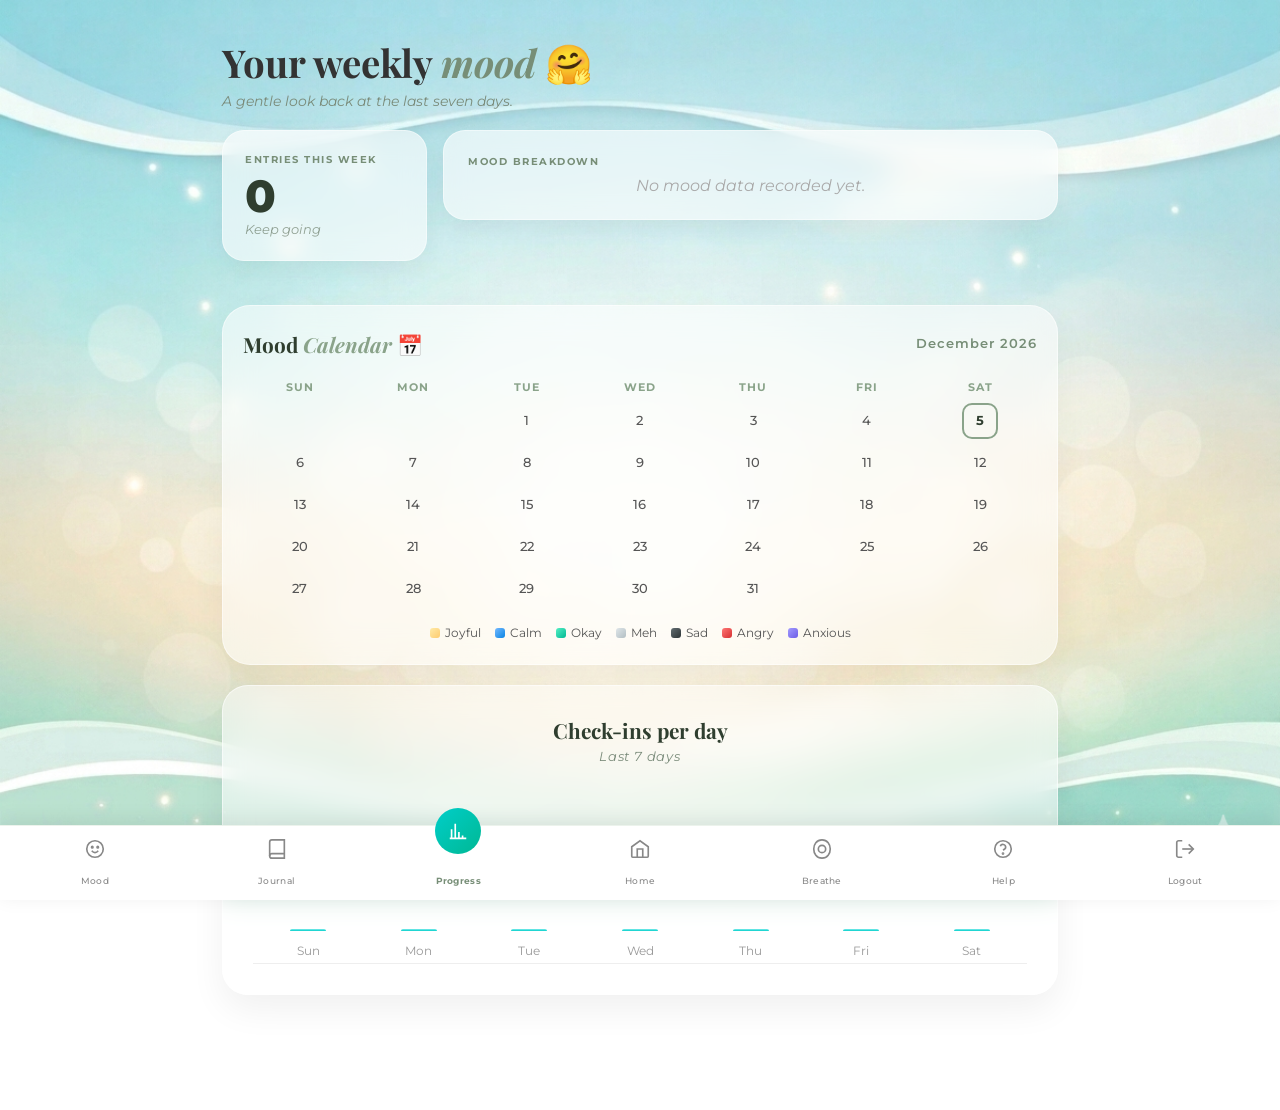
<file: progress.html>
<!DOCTYPE html>
<html lang="en">
<head>
  <meta charset="UTF-8">
  <meta name="viewport" content="width=device-width, initial-scale=1.0, viewport-fit=cover">
  <title>Solace | Progress</title>
  <link href="https://fonts.googleapis.com/css2?family=Playfair+Display:ital,wght@0,400;0,600;1,400;1,600&family=Montserrat:wght@300;400;500;600;700;800&display=swap" rel="stylesheet">
  <link rel="stylesheet" href="style.css">
  <link rel="stylesheet" href="bottomnav.css">
  <style>
    /* Mood Calendar */
    .calendar-card {
      background: rgba(255,255,255,0.55);
      backdrop-filter: blur(15px);
      -webkit-backdrop-filter: blur(15px);
      border-radius: 28px;
      border: 1px solid rgba(255,255,255,0.5);
      box-shadow: 0 15px 35px rgba(0,0,0,0.05);
      padding: 24px 20px;
      margin-top: 24px;
    }

    .calendar-header {
      display: flex;
      justify-content: space-between;
      align-items: center;
      margin-bottom: 16px;
    }

    .calendar-title {
      font-family: 'Playfair Display', serif;
      font-size: 1.3rem;
      color: #2F3E2F;
      margin: 0;
    }

    .calendar-title span {
      font-style: italic;
      color: #8AA38A;
    }

    .calendar-month {
      font-family: 'Montserrat', sans-serif;
      font-size: 0.8rem;
      color: #778E77;
      font-weight: 600;
      letter-spacing: 1px;
    }

    .calendar-grid {
      width: 100%;
      border-collapse: collapse;
    }

    .calendar-grid th {
      font-family: 'Montserrat', sans-serif;
      font-size: 0.7rem;
      font-weight: 700;
      color: #8AA38A;
      letter-spacing: 1px;
      text-transform: uppercase;
      padding: 6px 0;
      text-align: center;
    }

    .calendar-grid td {
      text-align: center;
      padding: 3px;
    }

    .cal-day {
      width: 36px;
      height: 36px;
      border-radius: 10px;
      display: flex;
      align-items: center;
      justify-content: center;
      margin: 0 auto;
      font-family: 'Montserrat', sans-serif;
      font-size: 0.8rem;
      font-weight: 500;
      color: #555;
      transition: all 0.2s ease;
      cursor: default;
      position: relative;
    }

    .cal-day.today {
      border: 2px solid #8AA38A;
      font-weight: 700;
      color: #2F3E2F;
    }

    .cal-day.has-mood {
      color: white;
      font-weight: 700;
      box-shadow: 0 3px 8px rgba(0,0,0,0.15);
    }

    .cal-day.has-mood:hover .cal-tooltip {
      opacity: 1;
      transform: translateY(-8px);
    }

    .cal-tooltip {
      position: absolute;
      bottom: 110%;
      left: 50%;
      transform: translateX(-50%) translateY(-4px);
      background: white;
      border-radius: 10px;
      padding: 6px 10px;
      font-size: 0.72rem;
      color: #333;
      white-space: nowrap;
      box-shadow: 0 4px 12px rgba(0,0,0,0.12);
      opacity: 0;
      transition: all 0.2s ease;
      pointer-events: none;
      z-index: 10;
      font-family: 'Montserrat', sans-serif;
    }

    /* Mood Colors */
    .mood-Joyful  { background: linear-gradient(135deg, #FFEAA7, #FDCB6E); }
    .mood-Calm    { background: linear-gradient(135deg, #74B9FF, #0984E3); }
    .mood-Okay    { background: linear-gradient(135deg, #55EFC4, #00B894); }
    .mood-Meh     { background: linear-gradient(135deg, #DFE6E9, #B2BEC3); }
    .mood-Sad     { background: linear-gradient(135deg, #636E72, #2D3436); }
    .mood-Angry   { background: linear-gradient(135deg, #FF7675, #D63031); }
    .mood-Anxious { background: linear-gradient(135deg, #A29BFE, #6C5CE7); }

    /* Legend */
    .cal-legend {
      display: flex;
      flex-wrap: wrap;
      gap: 8px 14px;
      margin-top: 16px;
      justify-content: center;
    }

    .legend-item {
      display: flex;
      align-items: center;
      gap: 5px;
      font-family: 'Montserrat', sans-serif;
      font-size: 0.72rem;
      color: #555;
    }

    .legend-dot {
      width: 10px;
      height: 10px;
      border-radius: 3px;
    }

    /* Mobile */
    @media (max-width: 480px) {
      .cal-day {
        width: 30px;
        height: 30px;
        font-size: 0.72rem;
        border-radius: 8px;
      }
      .calendar-grid th {
        font-size: 0.62rem;
      }
    }
  </style>
</head>
<body class="progress-body">

  <div class="progress-page-container">

    <header class="progress-header">
      <div class="header-row">
        <h1>Your weekly <span>mood</span> 🤗</h1>
      </div>
      <p>A gentle look back at the last seven days.</p>
    </header>

    <div class="stats-grid">
      <div class="stat-mini-card">
        <label>Entries This Week</label>
        <div class="stat-value" id="weekCount">0</div>
        <span class="stat-subtext">Keep going</span>
      </div>

      <div class="stat-mini-card breakdown-mini-card">
        <label>Mood Breakdown</label>
        <div id="moodBreakdownList" class="breakdown-container">
          <p style="color:#aaa;text-align:center;font-style:italic;">No data yet.</p>
        </div>
      </div>
    </div>

    <!-- Mood Calendar -->
    <div class="calendar-card">
      <div class="calendar-header">
        <h3 class="calendar-title">Mood <span>Calendar</span> 📅</h3>
        <span class="calendar-month" id="calMonthLabel"></span>
      </div>
      <table class="calendar-grid">
        <thead>
          <tr>
            <th>Sun</th><th>Mon</th><th>Tue</th>
            <th>Wed</th><th>Thu</th><th>Fri</th><th>Sat</th>
          </tr>
        </thead>
        <tbody id="calendarBody"></tbody>
      </table>
      <div class="cal-legend">
        <div class="legend-item"><div class="legend-dot mood-Joyful"></div> Joyful</div>
        <div class="legend-item"><div class="legend-dot mood-Calm"></div> Calm</div>
        <div class="legend-item"><div class="legend-dot mood-Okay"></div> Okay</div>
        <div class="legend-item"><div class="legend-dot mood-Meh"></div> Meh</div>
        <div class="legend-item"><div class="legend-dot mood-Sad"></div> Sad</div>
        <div class="legend-item"><div class="legend-dot mood-Angry"></div> Angry</div>
        <div class="legend-item"><div class="legend-dot mood-Anxious"></div> Anxious</div>
      </div>
    </div>
<div class="chart-card">
  <h3>Check-ins per day</h3>
  <p class="chart-subtitle">Last 7 days</p>

  <div class="chart-bars" id="barContainer">
    <div class="bar-wrapper" data-day="0">
      <div class="bar-emoji"></div>
      <div class="bar" style="height:0%"></div>
      <span>Sun</span>
    </div>
    <div class="bar-wrapper" data-day="1">
      <div class="bar-emoji"></div>
      <div class="bar" style="height:0%"></div>
      <span>Mon</span>
    </div>
    <div class="bar-wrapper" data-day="2">
      <div class="bar-emoji"></div>
      <div class="bar" style="height:0%"></div>
      <span>Tue</span>
    </div>
    <div class="bar-wrapper" data-day="3">
      <div class="bar-emoji"></div>
      <div class="bar" style="height:0%"></div>
      <span>Wed</span>
    </div>
    <div class="bar-wrapper" data-day="4">
      <div class="bar-emoji"></div>
      <div class="bar" style="height:0%"></div>
      <span>Thu</span>
    </div>
    <div class="bar-wrapper" data-day="5">
      <div class="bar-emoji"></div>
      <div class="bar" style="height:0%"></div>
      <span>Fri</span>
    </div>
    <div class="bar-wrapper" data-day="6">
      <div class="bar-emoji"></div>
      <div class="bar" style="height:0%"></div>
      <span>Sat</span>
    </div>
  </div>
</div>
   
  <script>
    document.addEventListener('DOMContentLoaded', () => {
      const history = JSON.parse(localStorage.getItem('moodHistory')) || [];
      const counts = { 0:0, 1:0, 2:0, 3:0, 4:0, 5:0, 6:0 };
      const moodCounts = {};
      const breakdownContainer = document.getElementById('moodBreakdownList');
      const weekCountEl = document.getElementById('weekCount');

      if (weekCountEl) weekCountEl.innerText = history.length;

     const emojiMap = {
  "Joyful": "🤩", "Calm": "😌", "Okay": "🙂",
  "Meh": "😐", "Sad": "😢", "Angry": "😡", "Anxious": "😰"
};

// Track last mood per day
const lastMoodPerDay = {};
history.forEach(entry => {
  const d = new Date(entry.date);
  if (!isNaN(d.getTime())) {
    const day = d.getDay();
    counts[day]++;
    if (entry.mood) {
      lastMoodPerDay[day] = emojiMap[entry.mood] || entry.mood;
    }
  }
});

const maxEntries = Math.max(5, ...Object.values(counts));
Object.keys(counts).forEach(dayIndex => {
  const wrapper = document.querySelector(`.bar-wrapper[data-day="${dayIndex}"]`);
  if (!wrapper) return;
  const bar = wrapper.querySelector('.bar');
  const emojiEl = wrapper.querySelector('.bar-emoji');
  const height = Math.min((counts[dayIndex] / maxEntries) * 100, 100);
  setTimeout(() => { bar.style.height = height + '%'; }, 100);
  if (emojiEl) {
    emojiEl.innerText = lastMoodPerDay[dayIndex] || '';
  }
});

      if (history.length > 0) {
        history.forEach(entry => {
          const d = new Date(entry.date);
          if (!isNaN(d.getTime())) counts[d.getDay()]++;
          if (entry.mood && entry.mood !== 'undefined') {
            moodCounts[entry.mood] = (moodCounts[entry.mood] || 0) + 1;
          }
        });

        breakdownContainer.innerHTML = Object.keys(moodCounts).map(mood => {
          const count = moodCounts[mood];
          const pct = Math.round((count / history.length) * 100);
          const emoji = emojiMap[mood] || "✨";
          return `
            <div class="breakdown-item">
              <div class="breakdown-info">
                <div class="breakdown-label">${emoji} ${mood}</div>
                <div class="breakdown-stats">${count} · ${pct}%</div>
              </div>
              <div class="progress-bar-bg">
                <div class="progress-bar-fill" style="width:${pct}%"></div>
              </div>
            </div>
          `;
        }).join('');

        const maxEntries = Math.max(5, ...Object.values(counts));
        Object.keys(counts).forEach(dayIndex => {
          const wrapper = document.querySelector(`.bar-wrapper[data-day="${dayIndex}"]`);
          if (!wrapper) return;
          const bar = wrapper.querySelector('.bar');
          const height = Math.min((counts[dayIndex] / maxEntries) * 100, 100);
          setTimeout(() => { bar.style.height = height + '%'; }, 100);
          const tooltipCount = wrapper.querySelector('.mood-tooltip b');
          if (tooltipCount) tooltipCount.innerText = counts[dayIndex];
        });

      } else {
        breakdownContainer.innerHTML = '<p style="color:#aaa;text-align:center;font-style:italic;">No mood data recorded yet.</p>';
      }

      // ── Build Mood Calendar ──
      const now = new Date();
      const year = now.getFullYear();
      const month = now.getMonth();

      document.getElementById('calMonthLabel').innerText = now.toLocaleDateString('en-US', {
        month: 'long', year: 'numeric'
      });

      // Map mood entries to day-of-month for this month
      const dayMoodMap = {};
      history.forEach(entry => {
        const d = new Date(entry.date);
        if (d.getFullYear() === year && d.getMonth() === month) {
          const day = d.getDate();
          // Keep last mood logged for that day
          dayMoodMap[day] = entry.mood;
        }
      });

      const firstDay = new Date(year, month, 1).getDay();
      const daysInMonth = new Date(year, month + 1, 0).getDate();
      const today = now.getDate();

      let html = '<tr>';
      // Empty cells before first day
      for (let i = 0; i < firstDay; i++) {
        html += '<td></td>';
      }

      for (let day = 1; day <= daysInMonth; day++) {
        const col = (firstDay + day - 1) % 7;
        const mood = dayMoodMap[day];
        const isToday = day === today;
        const emoji = mood ? (emojiMap[mood] || '') : '';

        html += `<td>
          <div class="cal-day ${isToday ? 'today' : ''} ${mood ? 'has-mood mood-' + mood : ''}">
            ${mood ? emoji : day}
            ${mood ? `<div class="cal-tooltip">${day} — ${mood}</div>` : ''}
          </div>
        </td>`;

        // New row on Saturday
        if (col === 6 && day !== daysInMonth) html += '</tr><tr>';
      }

      // Fill remaining cells
      const lastCol = (firstDay + daysInMonth - 1) % 7;
      if (lastCol < 6) {
        for (let i = lastCol + 1; i <= 6; i++) html += '<td></td>';
      }
      html += '</tr>';

      document.getElementById('calendarBody').innerHTML = html;
    });
  </script>

  <script src="script.js"></script>
 
</body>
</html>
</file>
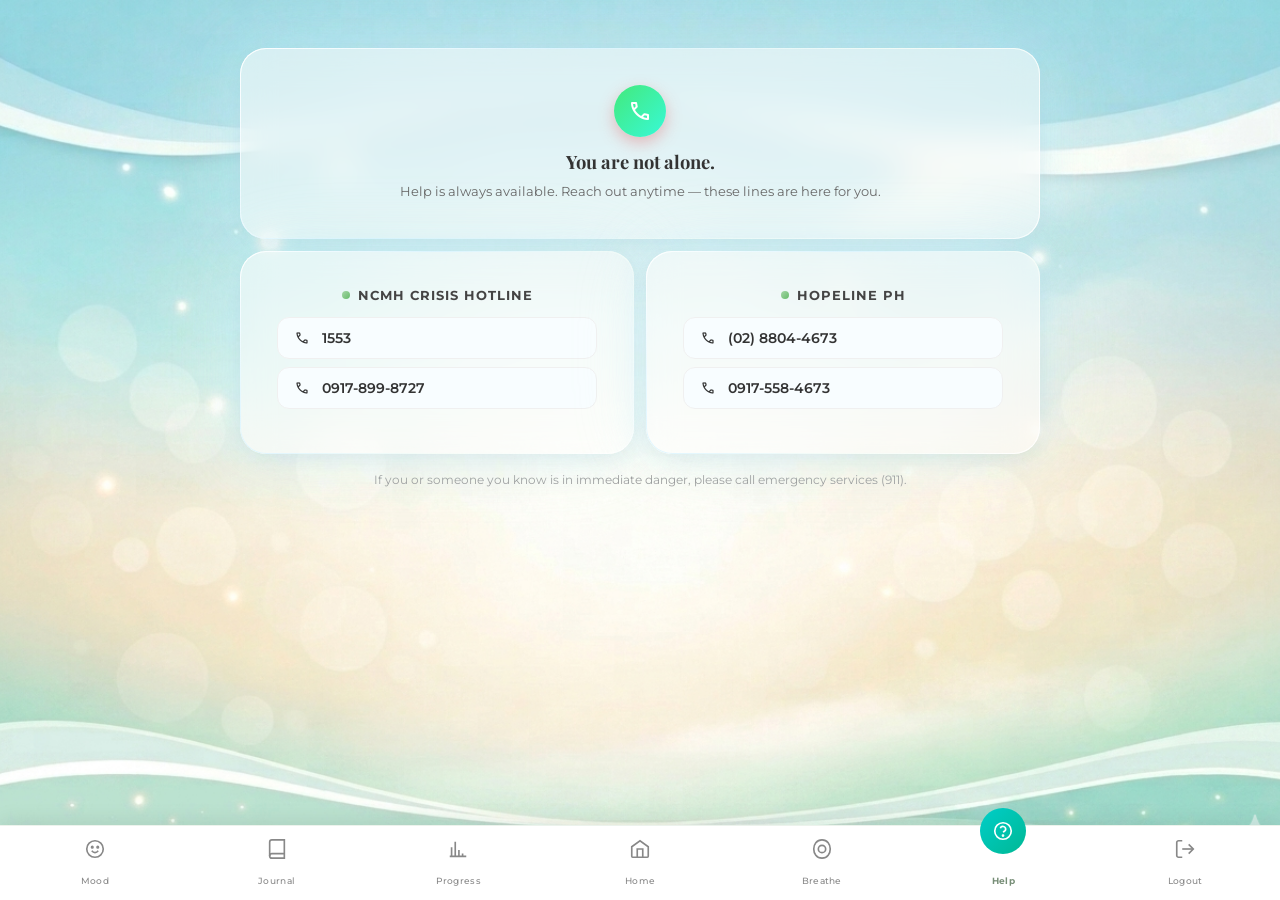
<file: support.html>
<!DOCTYPE html>
<html lang="en">
<head>
  <meta charset="UTF-8">
  <meta name="viewport" content="width=device-width, initial-scale=1.0, viewport-fit=cover">
  <title>Support | Solace</title>
  <link rel="stylesheet" href="https://fonts.googleapis.com/css2?family=Material+Symbols+Outlined:opsz,wght,FILL,GRAD@24,400,1,0" />
  <link href="https://fonts.googleapis.com/css2?family=Playfair+Display:ital,wght@0,400;1,400&family=Montserrat:wght@400;500;600;700&display=swap" rel="stylesheet">
  <link rel="stylesheet" href="style.css">
  <link rel="stylesheet" href="bottomnav.css">
</head>
<body class="support-body">

  <div class="nav-header">
  </div>

  <div class="support-container">

    <div class="support-card header-card">
      <div class="icon-circle">
        <span class="material-symbols-outlined">call</span>
      </div>
      <h1>You are not alone.</h1>
      <p>Help is always available. Reach out anytime — these lines are here for you.</p>
    </div>

    <div class="support-cards-row">
  <div class="support-card info-card">
    <div class="card-title">
      <span class="status-dot green"></span>
      <h2>NCMH Crisis Hotline</h2>
    </div>
    <a href="tel:1553" class="phone-line">
      <span class="material-symbols-outlined">call</span> 1553
    </a>
    <a href="tel:09178998727" class="phone-line">
      <span class="material-symbols-outlined">call</span> 0917-899-8727
    </a>
  </div>

  <div class="support-card info-card">
    <div class="card-title">
      <span class="status-dot green"></span>
      <h2>Hopeline PH</h2>
    </div>
    <a href="tel:0288044673" class="phone-line">
      <span class="material-symbols-outlined">call</span> (02) 8804-4673
    </a>
    <a href="tel:09175584673" class="phone-line">
      <span class="material-symbols-outlined">call</span> 0917-558-4673
    </a>
  </div>
</div>

    <p class="emergency-footer">
      If you or someone you know is in immediate danger, please call emergency services (911).
    </p>

  </div>

  <script src="script.js"></script>
  <script>
 /* function makeBubble() {
    const b = document.createElement('div');
    b.className = 'bubble';
    const size = Math.random() * 60 + 15;
    const duration = Math.random() * 12 + 8;
    const colorDur = Math.random() * 8 + 6;
    b.style.width = size + 'px';
    b.style.height = size + 'px';
    b.style.left = (Math.random() * 100) + '%';
    b.style.bottom = '-' + size + 'px';
    b.style.animationDuration = duration + 's, ' + colorDur + 's';
    b.style.animationDelay = (Math.random() * 3) + 's, 0s';
    document.body.appendChild(b);
    setTimeout(() => b.remove(), (duration + 4) * 1000);
  }
  for (let i = 0; i < 15; i++) setTimeout(makeBubble, i * 400);
  setInterval(makeBubble, 1200);
</script>
</body>
</html>
</body>
</html>
</file>
<file: style.css>
/* =========================================
   SOLACE - UNIFIED RESPONSIVE STYLESHEET
   ========================================= */

@import url('https://fonts.googleapis.com/css2?family=Playfair+Display:ital,wght@0,400;0,600;1,400;1,600&family=Montserrat:wght@300;400;500;600;700&family=Bellefair&display=swap');
@import url('https://fonts.googleapis.com/css2?family=Pacifico&display=swap');
@import url('https://fonts.googleapis.com/css2?family=Cinzel+Decorative:wght@400;700;900&display=swap');
@import url('https://fonts.googleapis.com/css2?family=Poppins:wght@300;400;500;600&display=swap');
/* --- CSS VARIABLES --- */
:root {
  --bg-grad: linear-gradient(180deg, #AEE7FF 0%, #E8F9EE 100%);
  --sage: #778E77;
  --sage-dark: #556B2F;
  --sage-light: #DCE6DC;
  --brown: #6b401b;
  --charcoal: #2F3E2F;
  --muted: #7A8B7A;
  --white-glass: rgba(255,255,255,0.75);
  --white-glass-strong: rgba(255,255,255,0.7);
  --radius-card: 28px;
  --radius-pill: 50px;
  --shadow-soft: 0 15px 35px rgba(0,0,0,0.06);
  --shadow-card: 0 8px 24px rgba(0,0,0,0.05);
  --font-display: 'Playfair Display', Georgia, serif;
  --font-body: 'Montserrat', sans-serif;
  --nav-height: 70px;
}

/* --- RESET --- */
*, *::before, *::after {
  margin: 0;
  padding: 0;
  box-sizing: border-box;
}

html {
  scroll-behavior: smooth;
}

html, body {
  min-height: 100%;
  font-family: var(--font-body);
}

body {
  background-image: url('BG5.png');
  background-attachment: fixed;
  background-repeat: no-repeat;
  background-size: 100% 100%;
  background-position: center; 
  min-height: 100vh;
  display: flex;
  flex-direction: column;
  align-items: center;
  padding-bottom: calc(var(--nav-height) + 20px);
}
img { max-width: 100%; height: auto; }
a { text-decoration: none; }
button { font-family: var(--font-body); }

/* =========================================
   LANDING PAGE
   ========================================= */
 .landing-body {
  justify-content: center;
  align-items: center;
  padding-top: 30;
  height: 100vh;
  overflow: hidden;
  position: relative;
}

.landing-body::before {
  content: '';
  position: fixed;
  inset: 0;
  background: radial-gradient(ellipse at 50% 0%, rgba(174,231,255,0.5) 0%, transparent 70%),
              radial-gradient(ellipse at 100% 100%, rgba(232,249,238,0.4) 0%, transparent 60%),
              radial-gradient(ellipse at 0% 100%, rgba(174,231,255,0.3) 0%, transparent 60%);
  pointer-events: none;
  z-index: 0;
}
.logo {
  width: min(260px, 70vw);
  height: auto;
  display: block;
  margin: 0 auto;
  filter: drop-shadow(0 0 12px rgba(255,255,255,0.9)) drop-shadow(0 4px 8px rgba(0,0,0,0.2));
  animation: fadeIn 1.5s ease-in-out;
  position: relative;
  z-index: 1;
}
@keyframes fadeIn {
  0%   { opacity: 0; transform: translateY(-10px); }
  100% { opacity: 1; transform: translateY(0); }
}
.tagline {
  font-family: var(--font-body);
  font-size: 1rem;
  letter-spacing: 4px;
  color: #777;
  text-align: center;
  margin-top: 6px;
  font-weight: 500;
  text-transform: uppercase;
}

.glass-card {
  width: min(92%, 460px);
  margin-top: 24px;
  padding: clamp(32px, 6vw, 52px);
  background: var(--white-glass);
  backdrop-filter: blur(16px);
  -webkit-backdrop-filter: blur(16px);
  border-radius: var(--radius-card);
  border: 1px solid rgba(255,255,255,0.75);
  box-shadow: 
    var(--shadow-soft),
    0 0 40px rgba(174, 231, 255, 0.4),
    0 0 80px rgba(232, 249, 238, 0.3);
  text-align: center;
  color: #444;
  position: relative;
}

.glass-card::before {
  content: '';
  position: absolute;
  inset: -1px;
  border-radius: var(--radius-card);
  padding: 1px;
  background: linear-gradient(
    135deg,
    rgba(255,255,255,0.8),
    rgba(174,231,255,0.4),
    rgba(232,249,238,0.4),
    rgba(255,255,255,0.6)
  );
  -webkit-mask: linear-gradient(#fff 0 0) content-box, linear-gradient(#fff 0 0);
  mask: linear-gradient(#fff 0 0) content-box, linear-gradient(#fff 0 0);
  -webkit-mask-composite: xor;
  mask-composite: exclude;
  pointer-events: none;
}

.glass-card h2 {
  font-family: 'Cinzel Decorative', cursive;
  font-style: italic;
  font-size: clamp(1.4rem, 2.0vw, 1.6rem);
  font-weight: 700;
  letter-spacing: 1px;
  background: linear-gradient(135deg, #6b401b, #a0673a);
  -webkit-background-clip: text;
  -webkit-text-fill-color: transparent;
  margin-bottom: 10px;
  }
  
.description {
  font-family: var(--font-body);
  font-weight: 300;
  font-style: italic;
  color: #8d6e63;
  font-size: 0.95rem;
  line-height: 1.6;
  margin-top: 8px;
}

.date-display {
  font-family: var(--font-body);
  font-size: 0.8rem;
  color: var(--brown);
  opacity: 0.7;
  margin: 12px 0 6px;
  text-transform: uppercase;
  letter-spacing: 1.5px;
  font-weight: 500;
}

.question {
  font-family: var(--font-body);
  font-weight: 500;
  color: #444;
  font-size: 1.05rem;
  margin: 18px 0 12px;
}

#user-name-input {
  background: rgba(255,255,255,0.55);
  border: 1.5px solid rgba(255,255,255,0.75);
  border-radius: var(--radius-pill);
  padding: 11px 20px;
  font-family: var(--font-body);
  font-weight: 500;
  color: var(--charcoal);
  outline: none;
  width: min(220px, 80%);
  text-align: center;
  font-size: 0.95rem;
  transition: border 0.2s, box-shadow 0.2s;
}

#user-name-input:focus {
  border-color: var(--sage);
  box-shadow: 0 0 0 3px rgba(119,142,119,0.15);
}

.start-btn {
  background-color: var(--sage);
  color: #fff;
  border: none;
  padding: 12px 28px;
  border-radius: var(--radius-pill);
  cursor: pointer;
  font-family: var(--font-body);
  font-weight: 600;
  font-size: 0.95rem;
  letter-spacing: 0.5px;
  transition: background 0.25s, transform 0.2s;
  margin-top: 8px;
}

.start-btn:hover {
  background-color: var(--sage-dark);
  transform: translateY(-2px);
}
/* Landing Two Column Layout */
.landing-layout {
  display: grid;
  grid-template-columns: 1fr 1fr;
  min-height: 100vh;
  width: 100%;
  align-items: center;
  padding: 40px;
  gap: 40px;
  position: relative;
  z-index: 1;
}

.landing-left {
  display: flex;
  flex-direction: column;
  align-items: center;
  justify-content: center;
  text-align: center;
  gap: 20px;
}

.landing-phrase {
  margin-top: 20px;
  padding: 0 20px;
}

.landing-phrase h2 {
  font-family: 'Cormorant Garamond', serif;
  font-style: italic;
  font-size: clamp(1rem, 2.5vw, 1.6rem);
  color: #ffffff;
  line-height: 1.7;
  font-weight: 700;
  text-shadow: 0 2px 8px rgba(0,0,0,0.6), 0 0 20px rgba(0,0,0,0.4);
}

.landing-phrase p {
  font-family: 'Montserrat', sans-serif;
  font-size: 0.9rem;
  color: #ffffff;
  margin-top: 14px;
  font-weight: 700;
  letter-spacing: 1px;
  text-shadow: 0 2px 8px rgba(0,0,0,0.6);
}

.landing-right {
  display: flex;
  align-items: center;
  justify-content: center;
}

.landing-right .glass-card {
  width: min(100%, 460px);
  margin-top: 20;
}

@media (max-width: 768px) {
  .landing-layout {
    grid-template-columns: 1fr;
    padding: 20px;
    min-height: auto;
    padding-top: 30px;
  }

  .landing-left {
    padding-top: 10px;
  }
}
/* =========================================
   FLOATING HELP BUTTON
   ========================================= */
.floating-help-circle {
  position: fixed;
  bottom: calc(var(--nav-height) + 16px);
  right: 20px;
  z-index: 9999;
  width: 48px;
  height: 48px;
  display: flex;
  align-items: center;
  justify-content: center;
  background-color: #E57373;
  color: white;
  border-radius: 50%;
  box-shadow: 0 4px 14px rgba(229,115,115,0.45);
  transition: all 0.3s ease;
}

.floating-help-circle .material-symbols-outlined {
  font-size: 22px;
  font-variation-settings: 'FILL' 1, 'wght' 400;
}

.floating-help-circle:hover {
  transform: scale(1.1);
  background-color: #EF5350;
}

/* On landing page (no nav), position at bottom */
.landing-body .floating-help-circle {
  bottom: 20px;
}

/* ==========================================================================
   DASHBOARD (COMPLETE FIXED & COMPACT NO-SCROLL LAYOUT)
   ========================================================================== */
.dashboard-body {
  background-image: url('BG5.png');
  background-attachment: fixed;
  background-repeat: no-repeat;
  background-size: 100% 100%;
  background-position: center;
  
  /* --- PINAKORTEHAN PARA FIXED AT WALANG SCROLLBAR --- */
  height: 100vh;
  min-height: 100vh;
  overflow: hidden; 
  box-sizing: border-box;

  /* Transforms the body into a 2-column grid layout for desktop views */
  display: grid;
  grid-template-columns: 1fr 1fr; 
  align-items: center;            /* Centers items vertically */
  justify-items: center;          /* Centers items horizontally in their half */
  
  padding: 20px min(5%, 60px);
  row-gap: 0px;                   /* Inalis ang automatic space para madali macontrol ang text gap */
}

/* --- FORCED ALIGNMENT FOR THE LEFT-SIDE TYPOGRAPHY --- */
#welcome-msg,
br,
.dashboard-body .description {
  grid-column: 1;                /* Locks all these elements into the Left Column */
  justify-self: start;           /* Aligns them strictly to the left edge */
  text-align: left;              /* Changes alignment from center to left */
}

.logo-dashboard {
  /* --- PINALAKI ANG LOGO AYON SA GUSTO MO --- */
  width: min(210px, 55vw);
  
  /* --- CENTER THE LOGO ON THE LEFT PANEL --- */
  grid-column: 1;                /* Nanatili sa kaliwang panel area */
  justify-self: center;          /* Sinesentro ang logo box */
  margin-bottom: 0px;            /* Inaalisan ng conflict spacing */
}

.date-text {
  font-family: var(--font-body);
  font-size: 0.75rem;
  color: var(--brown);
  text-transform: uppercase;
  letter-spacing: 2px;
  opacity: 0.75;

  /* --- CENTER THE DATE ON THE LEFT PANEL --- */
  grid-column: 1;                
  justify-self: center;          /* Sinesentro ang date block */
  text-align: center;            /* Sinesentro ang teksto sa loob */

  /* --- ADJUST: 1 SPACE LOWER FROM LOGO --- */
  margin-top: 16px;              /* Nagdadagdag ng espasyo sa itaas para bumaba mula sa logo */
  margin-bottom: 20px;           /* Nag-iiwan ng malinis na awang para sa welcome message sa ilalim */
}

#welcome-msg {
  font-family: 'Lora', serif;
  font-style: normal;
  font-weight: 300;
  color: #6B705C;
  font-size: clamp(2rem, 3.5vw, 3rem); /* Responsive fluid scaling font size */
  line-height: 1.2;
  
  /* --- CONTROL FOR THE GAP BELOW --- */
  margin-top: 0px;
  margin-bottom: 8px;            /* Ito ang gumagawa ng saktong puwang para sa description sa ibaba */
}

.dashboard-body .description {
  font-family: 'Poppins', sans-serif;
  font-size: 0.88rem;
  color: #444;
  font-style: normal;
  font-weight: 500;
  line-height: 1.5;
  max-width: 380px;              /* Siniksik nang konti para mag-wrap nang maganda ang 2 sentences */
  white-space: normal;           
  
  /* --- EXACT ALIGNMENT UNDER THE GREETING --- */
  margin-top: 0px;               /* Inalisan ng top space para sumunod lang sa bottom margin ng welcome msg */
  margin-bottom: 12px;
}

.dashboard-mascot {
  grid-column: 1;                /* Ipinupuwesto ito sa kaliwang column */
  justify-self: center;          /* Sinesentro ang mismong image sa ilalim ng description */
  
  /* --- SIZE CONTROL --- */
  width: 100%;
  max-width: 280px;              /* Sapat na liit para maging cute at hindi umapaw vertical-wise */
  height: auto;                  /* Pinapanatili ang tamang aspect ratio */
  
  /* --- SPACING CONTROL --- */
  margin-top: 2px;              /* Nag-iiwan ng malinis na espasyo sa ilalim ng description */
  margin-bottom: 22px;           /* Distansya bago ang kasunod na back link kung meron man */
  transform: translateX(-25px);
  border-radius: 12px;           /* Soft elegant edges */
}
@media (max-width: 768px) {
  .dashboard-mascot {
    grid-column: unset;
    transform: none;
    margin-left: auto;
    margin-right: auto;
  }
}

.back-link {
  grid-column: 1;                /* Places back link also in the left column */
  justify-self: start;
  display: inline-block;
  font-family: var(--font-body);
  font-size: 0.78rem;
  font-weight: 600;
  color: var(--sage);
  background: var(--white-glass-strong);
  backdrop-filter: blur(8px);
  padding: 7px 18px;
  border-radius: var(--radius-pill);
  letter-spacing: 1px;
  text-transform: uppercase;
  margin: 6px 0 14px;
  transition: all 0.25s;
  border: 1px solid rgba(255,255,255,0.6);
}

.back-link:hover {
  background: #fff;
  transform: translateY(-2px);
  color: var(--charcoal);
}

/* ==========================================================================
   --- FORCED ALIGNMENT FOR THE RIGHT-SIDE CARD (COMPACT SIZE REDUCTION) ---
   ========================================================================== */
.dashboard-body .glass-card {
  grid-column: 2;                /* Locks the glass card into the Right Column */
  grid-row: 1 / span 6;          /* Allows the card to span high parallel to left components */
  width: 100%;
  
  /* --- COMPACT HEIGHT HEIGHT BUFFER FIXES --- */
  max-width: 440px;              /* Pinaliit mula 560px para maging compact at tight ang cards */
  max-height: 82vh;              /* Nilimitahan ang haba pababa para mag-fit sa kahit anong laptop monitor */
  padding: 16px 18px;            /* Ginawang mas manipis ang padding para makatipid sa vertical space */
  
  display: flex;
  flex-direction: column;
  justify-content: space-between;
  
  position: relative;
  overflow: hidden;
  box-sizing: border-box;

  /* --- TRANSLUCENT SUBTLE GLASSMORPHISM ENHANCEMENT (NO GLOW) --- */
  background: linear-gradient(135deg, rgba(255, 255, 255, 0.20), rgba(255, 255, 255, 0.12));
  backdrop-filter: blur(24px);
  -webkit-backdrop-filter: blur(24px);
  border: 1px solid rgba(255, 255, 255, 0.55);
  border-radius: 24px;
  box-shadow: 0 4px 12px rgba(0, 0, 0, 0.03), 0 16px 40px rgba(0, 0, 0, 0.04);
}

/* Affirmation */
.affirmation-container {
  text-align: center;
  margin-bottom: 12px;           /* Compressed space mula sa 20px */
}

.affirmation-label {
  font-family: 'Montserrat ', cursive;
  font-size: clamp(0.95rem, 2vw, 1.2rem); /* Slightly shrunk for space optimization */
  font-style: normal;
  font-weight: 700;
  color: var(--sage);
  letter-spacing: 2px;
  text-transform: uppercase;
  display: block;
  margin-bottom: 4px;
}

.affirmation-row {
  display: flex;
  flex-direction: row;
  align-items: center;
  justify-content: center;
  gap: 8px;
  flex-wrap: wrap;
}

#affirmation-quote {
  font-family: 'Bellefair', serif;
  font-size: clamp(1rem, 2.5vw, 1.3rem);
  font-style: italic;
  color: var(--charcoal);
  font-weight: 400;
}

.refresh-icon-btn {
  background-color: var(--sage-light);
  color: var(--charcoal);
  width: 28px;                   /* Shrunk size to fit bounding parameters */
  height: 28px;
  border-radius: 50%;
  border: none;
  cursor: pointer;
  display: flex;
  align-items: center;
  justify-content: center;
  font-size: 0.9rem;
  transition: all 0.3s ease;
  flex-shrink: 0;
}

.refresh-icon-btn:hover {
  background-color: #C2D1C2;
  transform: rotate(60deg);
}

/* Check-in section */
.check-in-section {
  width: 100%;
  margin-top: 2px;
}

.check-in-header {
  display: flex;
  justify-content: space-between;
  align-items: flex-end;
  margin-bottom: 10px;           /* Tight spacing buffer */
  flex-wrap: wrap;
  gap: 4px;
}

.check-in-titles h3 {
  font-family: var(--font-display);
  font-size: clamp(1rem, 2.5vw, 1.2rem);
  color: var(--charcoal);
}

.check-in-titles p {
  font-family: var(--font-display);
  font-style: italic;
  font-size: 0.8rem;
  color: var(--muted);
  margin-top: 2px;
}

.dashboard-grid {
  display: grid;
  grid-template-columns: repeat(2, 1fr);
  gap: 8px;                      /* Compact gap so grid doesn't burst out height-wise */
  margin-top: 4px;
  width: 100%;
  box-sizing: border-box;
}

@media (max-width: 380px) {
  .dashboard-grid {
    grid-template-columns: 1fr;
  }
}

.stat-card {
  background: rgba(255,255,255,0.6);
  backdrop-filter: blur(10px);
  -webkit-backdrop-filter: blur(10px);
  border-radius: 14px;
  padding: 10px 12px;            /* Slim padding profile inside grids */
  display: flex;
  align-items: center;
  gap: 8px;
  transition: all 0.25s ease;
  border: 1px solid rgba(255,255,255,0.4);
  width: 100%;
  min-width: 0;
  box-sizing: border-box;
  overflow: hidden;
}

.stat-card:hover {
  transform: translateY(-2px);
  background: rgba(255,255,255,0.82);
  box-shadow: 0 6px 16px rgba(0,0,0,0.05);
}

.card-icon {
  width: 36px;                   /* Shrunk icons to save vertical resolution footprint */
  height: 36px;
  border-radius: 10px;
  display: flex;
  justify-content: center;
  align-items: center;
  font-size: 1.1rem;
  flex-shrink: 0;
}

.icon-yellow { background-color: #FEF9E7; }
.icon-green  { background-color: #E8F6F3; }
.icon-grey   { background-color: #F2F4F4; }
.icon-white  { background-color: #FFFFFF; }

.card-content {
  min-width: 0;
  flex: 1;
}

.card-content h3 {
  font-family: var(--font-display);
  font-size: 0.85rem;
  color: var(--charcoal);
  margin: 0;
  white-space: normal;
}

.card-content p {
  font-family: var(--font-body);
  font-size: 0.68rem;
  color: var(--muted);
  margin: 2px 0 0;
}

.arrow {
  position: absolute;
  right: 14px;
  color: #BDC3C7;
  font-size: 1rem;
}

/* Dashboard Footer */
.dashboard-footer {
  display: flex;
  flex-direction: column;
  align-items: flex-start;
  margin-top: 10px;              /* Shrunk from 18px */
  padding: 0 4px;
  gap: 2px;
}

.dashboard-footer p,
#entryCounter {
  font-family: var(--font-body);
  font-size: 0.7rem;
  color: var(--muted);
}

.reset-link {
  background: none;
  border: none;
  font-family: var(--font-body);
  font-size: 0.7rem;
  color: var(--muted);
  cursor: pointer;
  font-weight: 600;
  transition: color 0.2s;
}

.reset-link:hover { color: var(--charcoal); }

/* Support FAB */
.support-link-wrapper {
  text-decoration: none;
  position: fixed;
  bottom: 20px;                  /* Hard locked safely since viewport is locked */
  right: 20px;
  z-index: 1000;
}

.support-fab {
  background-color: #9dbcae;
  width: 44px;
  height: 44px;
  border-radius: 50%;
  display: flex;
  align-items: center;
  justify-content: center;
  transition: all 0.3s ease;
  box-shadow: 0 4px 12px rgba(0,0,0,0.12);
}

.support-link-wrapper:hover .support-fab {
  transform: translateY(-3px);
  box-shadow: 0 8px 20px rgba(0,0,0,0.16);
}


/* ==========================================================================
   📱 MOBILE RESPONSIBILITY MEDIA QUERY (Safely handles vertical flow on phones)
   ========================================================================== */
@media (max-width: 900px) {
  .dashboard-body {
    display: flex;                /* Switches layout model back to vertical column flow */
    flex-direction: column;
    align-items: center;          /* Centers components inside mobile screens */
    height: auto;
    min-height: 100vh;
    overflow-y: auto;             /* Safely re-enables layout scroll ONLY on mobile */
    padding: 30px 16px;
    padding-bottom: calc(var(--nav-height) + 30px);
  }

  .logo-dashboard,
  .date-text,
  #welcome-msg,
  br,
  .dashboard-body .description,
  .back-link {
    justify-self: center;         /* Breaks the left-grid override to center typography */
    text-align: center;
    margin: 0 auto;
  }

  .logo-dashboard {
    margin-bottom: 8px;
  }

  #welcome-msg {
    margin: 6px auto 10px;
  }

  .dashboard-body .description {
    margin-bottom: 24px;
    max-width: 100%;
  }

  .dashboard-mascot {
    justify-self: center;         /* Siguradong mananatiling sentro sa mobile screens */
    margin: 14px auto 24px;       /* Mas malaking margin pababa para lumayo sa glass-card sa mobile */
    max-width: 240px;             /* Bahagyang mas maliit sa phone display */
  }

  .back-link {
    margin: 10px auto 20px;
  }

  .dashboard-body .glass-card {
    width: 100%;
    max-width: 700px;             /* Falls back beautifully into full viewport width styling */
    max-height: none;             /* Allows card expansion naturally on phones */
  }
}

/* =========================================
   MOOD SCREEN
   ========================================= */

}
.mood-screen-body {
  justify-content: flex-start;
  padding-top: clamp(20px, 5vw, 50px);
}

.page-wrapper {
  display: flex;
  justify-content: center;
  padding: 16px 16px 0;
  width: 100%;
}

.mood-screen-body .glass-card {
  /* Layout Properties */
  width: min(95%, 560px);
  margin-top: 16px;
  margin-bottom: calc(var(--nav-height) + 40px);
  padding: clamp(24px, 5vw, 48px) clamp(18px, 5vw, 44px);
  text-align: center;

  /* --- ENHANCED TRANSLUCENT GLASSMORPHISM --- */
  
  /* Kept low opacity, but shifted slightly toward a clean white base to fight background glare */
  background: linear-gradient(
    135deg, 
    rgba(255, 255, 255, 0.20), 
    rgba(255, 255, 255, 0.12)
  );
  
  /* INCREASED BLUR: Stronger frosting makes the card immediately visible against light backgrounds */
  backdrop-filter: blur(24px);
  -webkit-backdrop-filter: blur(24px);
  
  /* CRITICAL FIX: Increased border opacity slightly so the edge card doesn't get lost */
  border: 1px solid rgba(255, 255, 255, 0.55);
  
  /* Soft corners for a clean, minimalist aesthetic */
  border-radius: 24px;
  
  /* DUAL-LAYER SHADOW: Uses tiny amounts of dark alpha to lift the card forward without adding a bright glow */
  box-shadow: 
    0 4px 12px rgba(0, 0, 0, 0.03),
    0 16px 40px rgba(0, 0, 0, 0.04);
}
.mood-title {
  font-family: var(--font-display);
  font-size: clamp(1.5rem, 5vw, 2.2rem);
  color: var(--charcoal);
  margin-bottom: 8px;
}

.mood-title i { color: var(--sage); }

.mood-subtitle {
  color: var(--muted);
  font-size: 0.88rem;
  margin-bottom: 24px;
  font-style: italic;
}

/* Mood Buttons */
.mood-options {
  display: flex;
  justify-content: center;
  gap: clamp(8px, 2.5vw, 18px);
  flex-wrap: wrap;
  margin: 20px 0;
}

.mood-btn {
  width: clamp(48px, 10vw, 62px);
  height: clamp(48px, 10vw, 62px);
  border-radius: 50%;
  cursor: pointer;
  background: linear-gradient(135deg, rgba(255,255,255,0.35), rgba(255,255,255,0.12));
  backdrop-filter: blur(12px);
  -webkit-backdrop-filter: blur(12px);
  border: 1.5px solid rgba(255,255,255,0.55);
  box-shadow:
    0 8px 18px rgba(0,0,0,0.08),
    inset 0 6px 10px rgba(255,255,255,0.8),
    inset 0 -6px 10px rgba(0,0,0,0.06);
  display: flex;
  justify-content: center;
  align-items: center;
  font-size: clamp(1.4rem, 4vw, 1.9rem);
  transition: all 0.35s cubic-bezier(0.175, 0.885, 0.32, 1.275);
}

.mood-btn:hover {
  transform: translateY(-8px) scale(1.1);
  box-shadow: 0 16px 28px rgba(0,0,0,0.1), inset 0 8px 14px rgba(255,255,255,0.9);
}

.mood-btn.selected {
  border: 2.5px solid #8AA38A !important;
  background: rgba(138,163,138,0.22) !important;
  transform: scale(1.12);
  box-shadow: 0 8px 20px rgba(138,163,138,0.3);
}

/* Reflection box */
.reflection-box {
  text-align: left;
  margin-top: 24px;
}

.reflection-box label {
  display: block;
  font-size: 0.68rem;
  letter-spacing: 1.5px;
  color: var(--sage);
  font-weight: 700;
  margin-bottom: 8px;
  text-transform: uppercase;
}

.reflection-box textarea {
  width: 100%;
  height: 90px;
  border-radius: 16px;
  border: 1.5px solid rgba(138,163,138,0.25);
  background: rgba(255,255,255,0.45);
  padding: 14px;
  outline: none;
  font-family: var(--font-body);
  font-size: 0.9rem;
  color: var(--charcoal);
  resize: none;
  transition: border 0.2s;
}

.reflection-box textarea:focus {
  border-color: var(--sage);
}

/* Save Button */
.save-btn {
  width: 50%;
  margin-top: 20px;
  padding: 15px;
  border-radius: 16px;
  border: 1px solid rgba(255,255,255,0.5);
  background: linear-gradient(135deg, rgba(100,200,180,0.4), rgba(80,180,160,0.3));
  backdrop-filter: blur(12px);
  -webkit-backdrop-filter: blur(12px);
  color: var(--charcoal);
  font-weight: 600;
  font-size: 0.95rem;
  cursor: pointer;
  transition: all 0.25s;
  letter-spacing: 0.5px;
  box-shadow: 0 4px 15px rgba(80,180,160,0.2), inset 0 1px 2px rgba(255,255,255,0.5);
}

.save-btn:hover {
  background: linear-gradient(135deg, rgba(100,200,180,0.6), rgba(80,180,160,0.5));
  transform: translateY(-2px);
  box-shadow: 0 8px 20px rgba(80,180,160,0.3);
}

/* =========================================
   JOURNAL PAGE
   ========================================= */
.journal-body {
  justify-content: flex-start;
  align-items: center;
  padding-top: clamp(20px, 4vw, 40px);
}

.journal-body .progress-page-container {
  width: min(95%, 640px);
  padding: 0 12px;
  position: relative;
  z-index: 1;
}

.journal-card {
  background: rgba(240, 242, 245, 0.6);
  backdrop-filter: blur(16px);
  -webkit-backdrop-filter: blur(16px);
  border: 1px solid rgba(255,255,255,0.7);
  width: 100%;
  padding: clamp(22px, 4vw, 40px);
  text-align: left;
  position: relative;
  z-index: 1;
}

.journal-header {
  margin-bottom: 20px;
}

.journal-header h1 {
  font-family: var(--font-display);
  font-size: clamp(1.4rem, 4vw, 2rem);
  color: var(--charcoal);
}

.journal-header h1 i { color: var(--sage); }

.save-btn {
  display: block;
  margin-left: auto;
  margin-right: auto;
}

/* ── Recent Entries & Mood History ── */
.recent-entries-section {
  width: 100%;
  margin: 0 auto;
  padding: 16px;
  background: rgba(240, 242, 245, 0.65);
  backdrop-filter: blur(12px);
  -webkit-backdrop-filter: blur(12px);
  border-radius: 16px;
  border: 1px solid rgba(255,255,255,0.7);
  position: relative;
  z-index: 1;
  box-sizing: border-box;
}

.recent-entries-section h3 {
  font-family: var(--font-body);
  font-size: 0.65rem;
  font-weight: 700;
  letter-spacing: 2.5px;
  color: var(--muted);
  text-transform: uppercase;
  margin-bottom: 10px;
}

/* ── Entry card: compact single-line ── */
.entry-card {
  background: rgba(255, 255, 255, 0.7);
  backdrop-filter: blur(12px);
  -webkit-backdrop-filter: blur(12px);
  border: 1px solid rgba(255,255,255,0.8);
  border-radius: 12px;
  padding: 0;
  margin-bottom: 5px;
  cursor: pointer;
  box-shadow:
    0 3px 10px rgba(0,0,0,0.04),
    0 0 15px rgba(174,231,255,0.3),
    0 0 30px rgba(232,249,238,0.2);
  transition: box-shadow 0.2s, transform 0.2s;
  overflow: hidden;
  position: relative;
  z-index: 1;
}

.entry-card:hover {
  background: rgba(255,255,255,0.85);
  transform: translateY(-1px);
  box-shadow:
    0 5px 16px rgba(0,0,0,0.07),
    0 0 20px rgba(174,231,255,0.5),
    0 0 40px rgba(232,249,238,0.3);
}

/* ── Collapsed row (always visible) ── */
.entry-collapsed {
  display: flex;
  align-items: center;
  gap: 8px;
  padding: 8px 12px;
}

.entry-collapsed .entry-emoji { font-size: 0.95rem; flex-shrink: 0; }

.entry-collapsed .entry-date {
  font-size: 0.65rem;
  color: #666;
  font-family: var(--font-body);
  white-space: nowrap;
  flex-shrink: 0;
  letter-spacing: 0.2px;
  font-weight: 600;
}

.entry-collapsed .entry-snippet {
  font-size: 0.70rem;
  color: #666;
  font-family: var(--font-body);
  font-style: italic;
  flex: 1;
  min-width: 0;
  white-space: nowrap;
  overflow: hidden;
  text-overflow: ellipsis;
  font-weight: 500;
}

.entry-collapsed .entry-mood-badge {
  font-size: 0.72rem;
  font-weight: 600;
  color: #555;
  white-space: nowrap;
  flex-shrink: 0;
  margin-left: auto;
}

.entry-collapsed .chevron {
  font-size: 0.85rem;
  color: #aaa;
  flex-shrink: 0;
  margin-left: 6px;
  transition: transform 0.25s ease;
  line-height: 1;
}

.entry-card.expanded .chevron { transform: rotate(180deg); }

/* ── Expanded panel ── */
.entry-expanded-panel {
  max-height: 0;
  overflow: hidden;
  transition: max-height 0.35s ease;
}

.entry-card.expanded .entry-expanded-panel { max-height: 600px; }

.entry-expanded-inner {
  padding: 10px 12px 12px;
  border-top: 1px solid rgba(0,0,0,0.05);
}

.entry-expanded-date {
  font-size: 0.6rem;
  color: #bbb;
  font-family: var(--font-body);
  letter-spacing: 0.5px;
  text-transform: uppercase;
  margin-bottom: 8px;
}

.entry-expanded-text {
  font-size: 0.82rem;
  color: #444;
  font-family: var(--font-body);
  line-height: 1.7;
  word-break: break-word;
  white-space: pre-wrap;
  margin-bottom: 12px;
}

.entry-expanded-actions {
  display: flex;
  gap: 6px;
  justify-content: flex-end;
  padding-top: 8px;
  border-top: 1px solid rgba(0,0,0,0.04);
}

.btn-edit, .btn-delete {
  display: inline-flex;
  align-items: center;
  gap: 4px;
  padding: 5px 12px;
  border-radius: 20px;
  border: none;
  font-family: var(--font-body);
  font-size: 0.72rem;
  font-weight: 600;
  cursor: pointer;
  transition: all 0.2s;
}

.btn-edit { background: rgba(119,142,119,0.1); color: #556B55; }
.btn-edit:hover { background: rgba(119,142,119,0.2); }
.btn-delete { background: rgba(214,48,49,0.06); color: #c0392b; }
.btn-delete:hover { background: rgba(214,48,49,0.13); }

.empty-state {
  text-align: center;
  padding: 24px 0;
  color: #aaa;
  font-family: var(--font-body);
  font-size: 0.78rem;
  font-style: italic;
}

/* ── Journal two-column layout ── */
.journal-layout {
  display: grid;
  grid-template-columns: 1fr 1fr;
  gap: 20px;
  width: min(95%, 1100px);
  margin: 0 auto;
  padding: 20px 12px;
  align-items: start;
  position: relative;
  z-index: 1;
}

.journal-right {
  display: flex;
  flex-direction: column;
  gap: 16px;
  position: relative;
  z-index: 1;
}

@media (max-width: 768px) {
  .journal-layout { grid-template-columns: 1fr; }
}
/* =========================================
   PROGRESS PAGE
   ========================================= */
.progress-body {
  justify-content: flex-start;
  align-items: center;
  padding-top: clamp(20px, 4vw, 36px);
}

.progress-page-container {
  width: min(95%, 860px);
  margin: 0 auto;
  padding: 0 12px 20px;
  display: flex;
  flex-direction: column;
  gap: 20px;
}

.progress-header { width: 100%; }

.header-row {
  display: flex;
  justify-content: space-between;
  align-items: center;
  flex-wrap: wrap;
  gap: 10px;
}

.progress-header h1 {
  font-family: var(--font-display);
  font-size: clamp(1.5rem, 4vw, 2.4rem);
  color: #333;
}

.progress-header h1 span {
  font-style: italic;
  color: var(--sage);
}

.progress-header > p {
  font-size: 0.88rem;
  color: var(--muted);
  font-style: italic;
  margin-top: 4px;
}

.settled-back-btn {
  display: inline-flex;
  align-items: center;
  gap: 4px;
  font-family: var(--font-body);
  font-size: 0.72rem;
  font-weight: 700;
  color: var(--charcoal);
  background-color: rgba(255,255,255,0.75);
  padding: 8px 18px;
  border-radius: var(--radius-pill);
  letter-spacing: 1.5px;
  text-transform: uppercase;
  transition: all 0.25s;
  box-shadow: var(--shadow-card);
  white-space: nowrap;
}

.settled-back-btn:hover {
  background-color: #fff;
  transform: translateY(-2px);
}

/* Stats Grid */
.stats-grid {
  display: grid;
  grid-template-columns: 1fr 3fr;
  gap: 16px;
  align-items: start;
}

@media (max-width: 560px) {
  .stats-grid { grid-template-columns: 1fr; }
  .breakdown-mini-card { grid-column: span 1 !important; }
}

.stat-mini-card {
  background: rgba(255,255,255,0.6);
  backdrop-filter: blur(12px);
  -webkit-backdrop-filter: blur(12px);
  border-radius: 22px;
  padding: 22px;
  border: 1px solid rgba(255,255,255,0.45);
  box-shadow: var(--shadow-card);
}

.breakdown-mini-card {
  grid-column: span 1;
  padding: 24px !important;
}

.stat-mini-card label {
  font-family: var(--font-body);
  font-size: 0.65rem;
  font-weight: 700;
  color: var(--sage);
  letter-spacing: 1.5px;
  text-transform: uppercase;
  display: block;
  margin-bottom: 8px;
}

.stat-value {
  font-family: var(--font-body);
  font-size: clamp(2rem, 6vw, 2.8rem);
  font-weight: 800;
  color: var(--charcoal);
  line-height: 1;
}

.stat-subtext {
  font-family: var(--font-body);
  font-size: 0.8rem;
  color: var(--muted);
  font-style: italic;
  margin-top: 8px;
  opacity: 0.8;
}

/* Breakdown */
.breakdown-container {
  display: flex;
  flex-direction: column;
  gap: 14px;
  width: 100%;
}

.breakdown-item { width: 100%; }

.breakdown-info {
  display: flex;
  justify-content: space-between;
  align-items: center;
  margin-bottom: 6px;
}

.breakdown-label {
  font-size: 0.88rem;
  color: var(--charcoal);
  font-weight: 500;
}

.breakdown-stats {
  font-size: 0.78rem;
  color: #bbb;
}

.progress-bar-bg {
  width: 100%;
  height: 7px;
  background-color: #f0f2f0;
  border-radius: 10px;
  overflow: hidden;
}

.progress-bar-fill {
  height: 100%;
  background-color: var(--sage);
  border-radius: 10px;
  width: 0%;
  transition: width 0.9s ease-out;
}

/* Bar Chart */
.chart-card {
  background: rgba(255,255,255,0.5);
  backdrop-filter: blur(14px);
  -webkit-backdrop-filter: blur(14px);
  border-radius: 26px;
  padding: clamp(20px, 4vw, 30px);
  border: 1px solid rgba(255,255,255,0.55);
  box-shadow: var(--shadow-soft);
  text-align: center;
}

.chart-card h3 {
  font-family: var(--font-display);
  font-size: 1.3rem;
  color: var(--charcoal);
  margin-bottom: 4px;
}

.chart-subtitle {
  font-family: var(--font-body);
  font-size: 0.82rem;
  color: var(--muted);
  font-style: italic;
  margin-bottom: 20px;
  letter-spacing: 0.8px;
}

.chart-bars {
  display: flex;
  flex-direction: row;
  justify-content: space-around;
  align-items: flex-end;
  height: clamp(100px, 20vw, 180px);
  padding-bottom: 5px;
  border-bottom: 1px solid #eee;
  width: 100%;
}

.bar-wrapper {
  display: flex;
  flex-direction: column;
  justify-content: flex-end;
  align-items: center;
  height: 100%;
  flex: 1;
  position: relative;
  gap: 4px;
}

.bar-wrapper > span {
  margin-top: 8px;
  font-size: clamp(0.6rem, 1.5vw, 0.75rem);
  color: #999;
  font-family: var(--font-body);
}

.mood-tooltip {
  visibility: hidden;
  opacity: 0;
  position: absolute;
  bottom: calc(100% + 8px);
  left: 50%;
  transform: translateX(-50%);
  background: #fff;
  padding: 10px 12px;
  border-radius: 12px;
  box-shadow: 0 6px 18px rgba(0,0,0,0.1);
  width: 95px;
  z-index: 20;
  pointer-events: none;
  transition: all 0.25s;
  text-align: left;
}

.tooltip-day {
  font-family: var(--font-body);
  font-size: 0.7rem;
  color: var(--muted);
  margin: 0;
}

.tooltip-mood {
  font-family: var(--font-display);
  font-size: 0.82rem;
  margin: 2px 0 0;
  color: var(--charcoal);
}

.bar-wrapper:hover .mood-tooltip {
  visibility: visible;
  opacity: 1;
}

.bar-emoji {
  font-size: clamp(1rem, 3vw, 1.4rem);
  margin-bottom: 4px;
  min-height: 24px;
  display: flex;
  align-items: center;
  justify-content: center;
}

.bar {
  background: linear-gradient(180deg, #81ECEC, #00CEC9);
  width: clamp(20px, 5vw, 36px);
  border-radius: 8px 8px 0 0;
  transition: height 0.8s ease-out;
  min-height: 2px;
}

/* /* =========================================
   BREATHE PAGE
   ========================================= */

.breathe-page-body {
  min-height: 100vh;
  margin: 0;
  position: relative;
  box-sizing: border-box;

  /* FIX: let the body handle centering instead of absolute positioning */
  display: flex;
  flex-direction: column;
  align-items: center;
  justify-content: center;
}

.breathe-container {
  /* FIX: removed position: absolute, top: 45%, transform: translate(-50%, -50%) */
  position: relative;
  z-index: 10;

  width: min(90%, 420px);

  /* FIX: safe max-height so content never overflows past the bottom nav */
  max-height: calc(100dvh - 80px); /* 80px = bottom nav height, adjust if needed */
  overflow-y: auto;

  padding: 20px 0 24px; /* top breathing room + safe bottom gap */

  display: flex;
  flex-direction: column;
  align-items: center;
  gap: 16px;
  box-sizing: border-box;
}

.top-nav {
  display: flex;
  justify-content: center;
  width: 100%;
}

.breathe-header {
  text-align: center;
  width: 100%;
}

.breathe-header h1 {
  font-family: var(--font-display);
  font-size: clamp(1.4rem, 4vw, 1.8rem);
  color: #2e2e2e;
  margin: 0;
  line-height: 1.2;
}

.breathe-header p {
  font-size: 0.85rem;
  color: #666;
  margin: 4px 0 0 0;
}

.breathing-card {
  background: rgba(255, 255, 255, 0.90);
  backdrop-filter: blur(16px);
  -webkit-backdrop-filter: blur(16px);
  border: 1px solid rgba(255, 255, 255, 0.5);
  padding: 24px 20px;
  border-radius: 28px;
  width: 100%;
  display: flex;
  flex-direction: column;
  align-items: center;
  box-shadow: 0 10px 28px rgba(0, 0, 0, 0.05);
  box-sizing: border-box;
}

.heart-wrapper {
  width: clamp(100px, 16vh, 130px);
  height: clamp(100px, 16vh, 130px);
  display: flex;
  justify-content: center;
  align-items: center;
  margin-bottom: 12px;
}

.heart-animate {
  width: 100%;
  height: 100%;
  display: flex;
  justify-content: center;
  align-items: center;
  transform-origin: 50% 50%;
}

.heart-svg {
  width: 100%;
  height: 100%;
  display: block;
}

#instruction-text {
  font-family: var(--font-display);
  font-size: clamp(1rem, 3vw, 1.15rem);
  color: #2e2e2e;
  margin-top: 0;
  margin-bottom: 16px;
  min-height: 24px;
  text-align: center;
}

.begin-btn {
  width: 55%;
  padding: 10px 24px;
  border-radius: 50px;
  border: 1px solid rgba(255, 255, 255, 0.5);
  background: linear-gradient(135deg, rgba(100, 200, 180, 0.4), rgba(80, 180, 160, 0.3));
  backdrop-filter: blur(8px);
  -webkit-backdrop-filter: blur(8px);
  color: #2e2e2e;
  font-weight: 600;
  font-size: 0.88rem;
  cursor: pointer;
  transition: all 0.25s ease;
  letter-spacing: 0.5px;
  box-shadow: 0 4px 12px rgba(80, 180, 160, 0.15);
}

.begin-btn:hover {
  transform: translateY(-1px);
}

.sound-label {
  margin-top: 18px !important;
  margin-bottom: 6px !important;
  font-size: 0.7rem !important;
  color: #777;
  text-transform: uppercase;
  letter-spacing: 0.5px;
}

.sound-controls {
  margin-top: 0 !important;
  gap: 8px !important;
}
/* =========================================
   SUPPORT PAGE
   ========================================= */
.support-body {
  /* Tinanggal ang linear-gradient, image na lang ang natira */
 
  background-attachment: fixed;
  background-repeat: no-repeat;
  background-size: cover;
  background-position: center;

  min-height: 100vh;
  display: flex;
  flex-direction: column;
  justify-content: flex-start; 
  align-items: center;
  padding-top: 20px;
  padding-bottom: calc(var(--nav-height) + 20px);
}
.nav-header {
  display: flex;
  justify-content: center;
  gap: 10px;
  padding: 16px 0 12px;
  width: 100%;
  flex-wrap: wrap;
}

.nav-btn {
  background-color: rgba(255,255,255,0.45);
  color: #88a4a4;
  padding: 7px 18px;
  border-radius: 20px;
  font-size: 0.82rem;
  border: 1px solid rgba(255,255,255,0.25);
  display: inline-flex;
  align-items: center;
  transition: all 0.25s;
  font-family: var(--font-body);
  font-size: 0.82rem;
  font-weight: 600;
}

.nav-btn:hover {
  background-color: rgba(255,255,255,0.65);
  color: #6d8a8a;
}

.support-container {
  width: min(95%, 800px);
  display: flex;
  flex-direction: column;
  gap: 12px;
  text-align: center;
  padding-bottom: 20px;
}

.support-cards-row {
  display: grid;
  grid-template-columns: 1fr 1fr;
  gap: 12px;
}

@media (max-width: 560px) {
  .support-cards-row {
    grid-template-columns: 1fr;
  }
}
.support-card {
  background: rgba(255,255,255,0.55);
  backdrop-filter: blur(16px);
  -webkit-backdrop-filter: blur(16px);
  padding: clamp(24px, 4vw, 36px);
  border-radius: 26px;
  border: 1px solid rgba(255,255,255,0.75);
  box-shadow: 
    0 6px 18px rgba(0,0,0,0.04),
    0 0 40px rgba(174,231,255,0.4),
    0 0 80px rgba(232,249,238,0.3);
  position: relative;
}

.support-card::before {
  content: '';
  position: absolute;
  inset: -1px;
  border-radius: 26px;
  padding: 1px;
  background: linear-gradient(
    135deg,
    rgba(255,255,255,0.8),
    rgba(174,231,255,0.4),
    rgba(232,249,238,0.4),
    rgba(255,255,255,0.6)
  );
  -webkit-mask: linear-gradient(#fff 0 0) content-box, linear-gradient(#fff 0 0);
  mask: linear-gradient(#fff 0 0) content-box, linear-gradient(#fff 0 0);
  -webkit-mask-composite: xor;
  mask-composite: exclude;
  pointer-events: none;
}

.header-card h1 {
  font-family: var(--font-display);
  font-size: 1.15rem;
  color: #333;
  margin-bottom: 8px;
}

.header-card p {
  font-size: 0.82rem;
  color: #666;
  line-height: 1.5;
}

.icon-circle {
  background: linear-gradient(135deg, #43E97B, #38F9D7);
  width: 52px;
  height: 52px;
  border-radius: 50%;
  display: flex;
  align-items: center;
  justify-content: center;
  margin: 0 auto 12px;
  color: white;
  box-shadow: 0 6px 16px rgba(229,115,115,0.45);
  animation: iconPulse 2s ease-in-out infinite;
}

@keyframes iconPulse {
  0%   { box-shadow: 0 6px 16px rgba(229,115,115,0.45); }
  50%  { box-shadow: 0 6px 24px rgba(229,115,115,0.7); }
  100% { box-shadow: 0 6px 16px rgba(229,115,115,0.45); }
}

.icon-circle .material-symbols-outlined { 
  font-size: 24px;
  color: white;
}

.card-title {
  display: flex;
  align-items: center;
  justify-content: center;
  gap: 8px;
  margin-bottom: 14px;
}

.card-title h2 {
  font-family: var(--font-body);
  font-size: 0.8rem;
  letter-spacing: 1px;
  color: #444;
  font-weight: 700;
  text-transform: uppercase;
}

.status-dot {
  width: 8px;
  height: 8px;
  border-radius: 50%;
  flex-shrink: 0;
}

.status-dot.green {
  background: linear-gradient(135deg, #A5D6A7, #66BB6A);
}

.phone-line {
  display: flex;
  align-items: center;
  background: #F8FDFF;
  padding: 11px 16px;
  border-radius: 12px;
  margin-bottom: 8px;
  text-decoration: none;
  color: #333;
  font-weight: 600;
  font-size: 0.88rem;
  gap: 12px;
  border: 1px solid #F0F0F0;
  transition: background 0.2s, transform 0.2s;
  font-family: var(--font-body);
}

.phone-line .material-symbols-outlined { font-size: 16px; }
.phone-line:hover { background: #E3F2FD; transform: translateX(3px); }

.emergency-footer {
  font-size: 0.72rem;
  color: #999;
  margin-top: 6px;
  padding: 0 8px;
  line-height: 1.5;
}

/* =========================================
   BOTTOM NAV
   ========================================= */
.bottom-nav {
  position: fixed;
  bottom: 0;
  left: 0;
  right: 0;
  height: var(--nav-height);
  background: rgba(255,255,255,0.88);
  backdrop-filter: blur(18px);
  -webkit-backdrop-filter: blur(18px);
  border-top: 1px solid rgba(200,220,200,0.35);
  display: flex;
  justify-content: space-around;
  align-items: center;
  padding: 0 4px;
  padding-bottom: env(safe-area-inset-bottom);
  z-index: 1000;
  box-shadow: 0 -4px 20px rgba(0,0,0,0.05);
}

.nav-item {
  display: flex;
  flex-direction: column;
  align-items: center;
  justify-content: center;
  gap: 3px;
  color: #aab8aa;
  text-decoration: none;
  padding: 6px 4px;
  border-radius: 12px;
  transition: all 0.2s ease;
  min-width: 44px;
  flex: 1;
}

.nav-item svg {
  width: 22px;
  height: 22px;
  transition: stroke 0.2s;
}

.nav-item span {
  font-family: var(--font-body);
  font-size: clamp(0.5rem, 1.5vw, 0.62rem);
  font-weight: 500;
  letter-spacing: 0.3px;
  white-space: nowrap;
}

.nav-item:hover,
.nav-item.active {
  color: var(--sage);
}

.nav-item svg {
  width: 20px;
  height: 20px;
  transition: stroke 0.2s;
}

@media (max-width: 380px) {
  .nav-item span { display: none; }
  .nav-item svg { width: 20px; height: 20px; }
}

.nav-icon-wrap {
  position: relative;
  width: 42px;
  height: 42px;
  border-radius: 14px;
  display: flex;
  align-items: center;
  justify-content: center;
  overflow: visible;
  flex-shrink: 0;
}

.nav-icon-wrap svg {
  width: 20px;
  height: 20px;
  position: relative;
  z-index: 1;
}
/* =========================================
   RESPONSIVE OVERRIDES
   ========================================= */
@media (max-width: 480px) {
  .glass-card { border-radius: 22px; }
  .check-in-titles h3 { font-size: 1.1rem; }
  .floating-help-circle { bottom: calc(var(--nav-height) + 12px); right: 14px; width: 44px; height: 44px; }
  .support-link-wrapper { bottom: calc(var(--nav-height) + 12px); right: 14px; }
  .support-fab { width: 44px; height: 44px; }
}

@media (min-width: 768px) {
  .dashboard-body .glass-card { width: min(92%, 680px); }
  .dashboard-grid { gap: 16px; }
  .stat-card { padding: 18px 16px; }
}
/* =========================================
   FLOATING BUBBLES ANIMATION
   ========================================= */
.bubble {
    position: fixed;
    border-radius: 50%;
    pointer-events: none;
    opacity: 0.25;
    border: 1.5px solid rgba(255, 255, 255, 0.7);
    backdrop-filter: blur(4px);
    -webkit-backdrop-filter: blur(4px);
    box-shadow:
        inset 0 4px 8px rgba(255, 255, 255, 0.8),
        inset 0 -4px 8px rgba(0, 0, 0, 0.05);
    animation: floatUp linear infinite, colorShift ease-in-out infinite;
    z-index: 0;
}

@keyframes floatUp {
    0%   { transform: translateY(0px) scale(1); opacity: 0; }
    10%  { opacity: 0.5; }
    90%  { opacity: 0.4; }
    100% { transform: translateY(-110vh) scale(0.8); opacity: 0; }
}

@keyframes colorShift {
    0%   { background: rgba(174, 231, 255, 0.5); }
    25%  { background: rgba(120, 210, 180, 0.5); }
    50%  { background: rgba(200, 230, 160, 0.5); }
    75%  { background: rgba(180, 220, 240, 0.5); }
    100% { background: rgba(174, 231, 255, 0.5); }
}
/* Bounce Pop Effect */
@keyframes bouncePop {
  0%   { transform: scale(1); }
  30%  { transform: scale(1.35) rotate(-8deg); }
  50%  { transform: scale(0.88) rotate(4deg); }
  70%  { transform: scale(1.18) rotate(-3deg); }
  85%  { transform: scale(0.96) rotate(1deg); }
  100% { transform: scale(1.08) rotate(0deg); }
}

.mood-btn.bounce {
  animation: bouncePop 0.5s cubic-bezier(0.36, 0.07, 0.19, 0.97) forwards;
}

.mood-btn.selected {
  border: 2.5px solid #8AA38A !important;
  background: rgba(138, 163, 138, 0.25) !important;
  transform: scale(1.08);
  box-shadow:
    0 0 0 6px rgba(138, 163, 138, 0.15),
    inset 0 5px 8px rgba(255, 255, 255, 0.8) !important;
}
/* Mood Tags / Chips */
.mood-tags-section {
    margin-top: 20px;
    text-align: left;
}

.mood-tags-section label {
    display: block;
    font-size: 0.75rem;
    letter-spacing: 1.5px;
    color: #5F735F;
    font-weight: 600;
    text-transform: uppercase;
    margin-bottom: 12px;
    font-family: 'Montserrat', sans-serif;
}

.mood-tags {
    display: flex;
    flex-wrap: wrap;
    gap: 10px;
}

.mood-tag-chip {
    background: rgba(255, 255, 255, 0.6);
    border: 1.5px solid rgba(200, 220, 200, 0.6);
    border-radius: 50px;
    padding: 8px 18px;
    font-family: 'Montserrat', sans-serif;
    font-size: 0.82rem;
    font-weight: 500;
    color: #4a5a4a;
    cursor: pointer;
    transition: all 0.2s ease;
    backdrop-filter: blur(6px);
}

.mood-tag-chip:hover {
    background: rgba(138, 163, 138, 0.2);
    border-color: #8AA38A;
    color: #2F3E2F;
}

.mood-tag-chip.selected {
    background: rgba(138, 163, 138, 0.35);
    border-color: #8AA38A;
    color: #2F3E2F;
    font-weight: 600;
    transform: scale(1.05);
}
/* Skeleton loader */
.skeleton {
  background: linear-gradient(90deg, rgba(0,0,0,0.06) 25%, rgba(0,0,0,0.12) 50%, rgba(0,0,0,0.06) 75%);
  background-size: 200% 100%;
  animation: shimmer 1.5s infinite;
  border-radius: 10px;
  height: 60px;
  margin-bottom: 8px;
}

.skeleton.short { height: 40px; width: 60%; }
.skeleton.tall  { height: 80px; }

@keyframes shimmer {
  0%   { background-position: 200% 0; }
  100% { background-position: -200% 0; }
}
</file>
<file: bottomnav.css>
/* bottomnav.css - Bottom Navigation Bar */
/* All styles are now in style.css — this file exists for compatibility */
/* The nav is injected via script.js */
</file>
